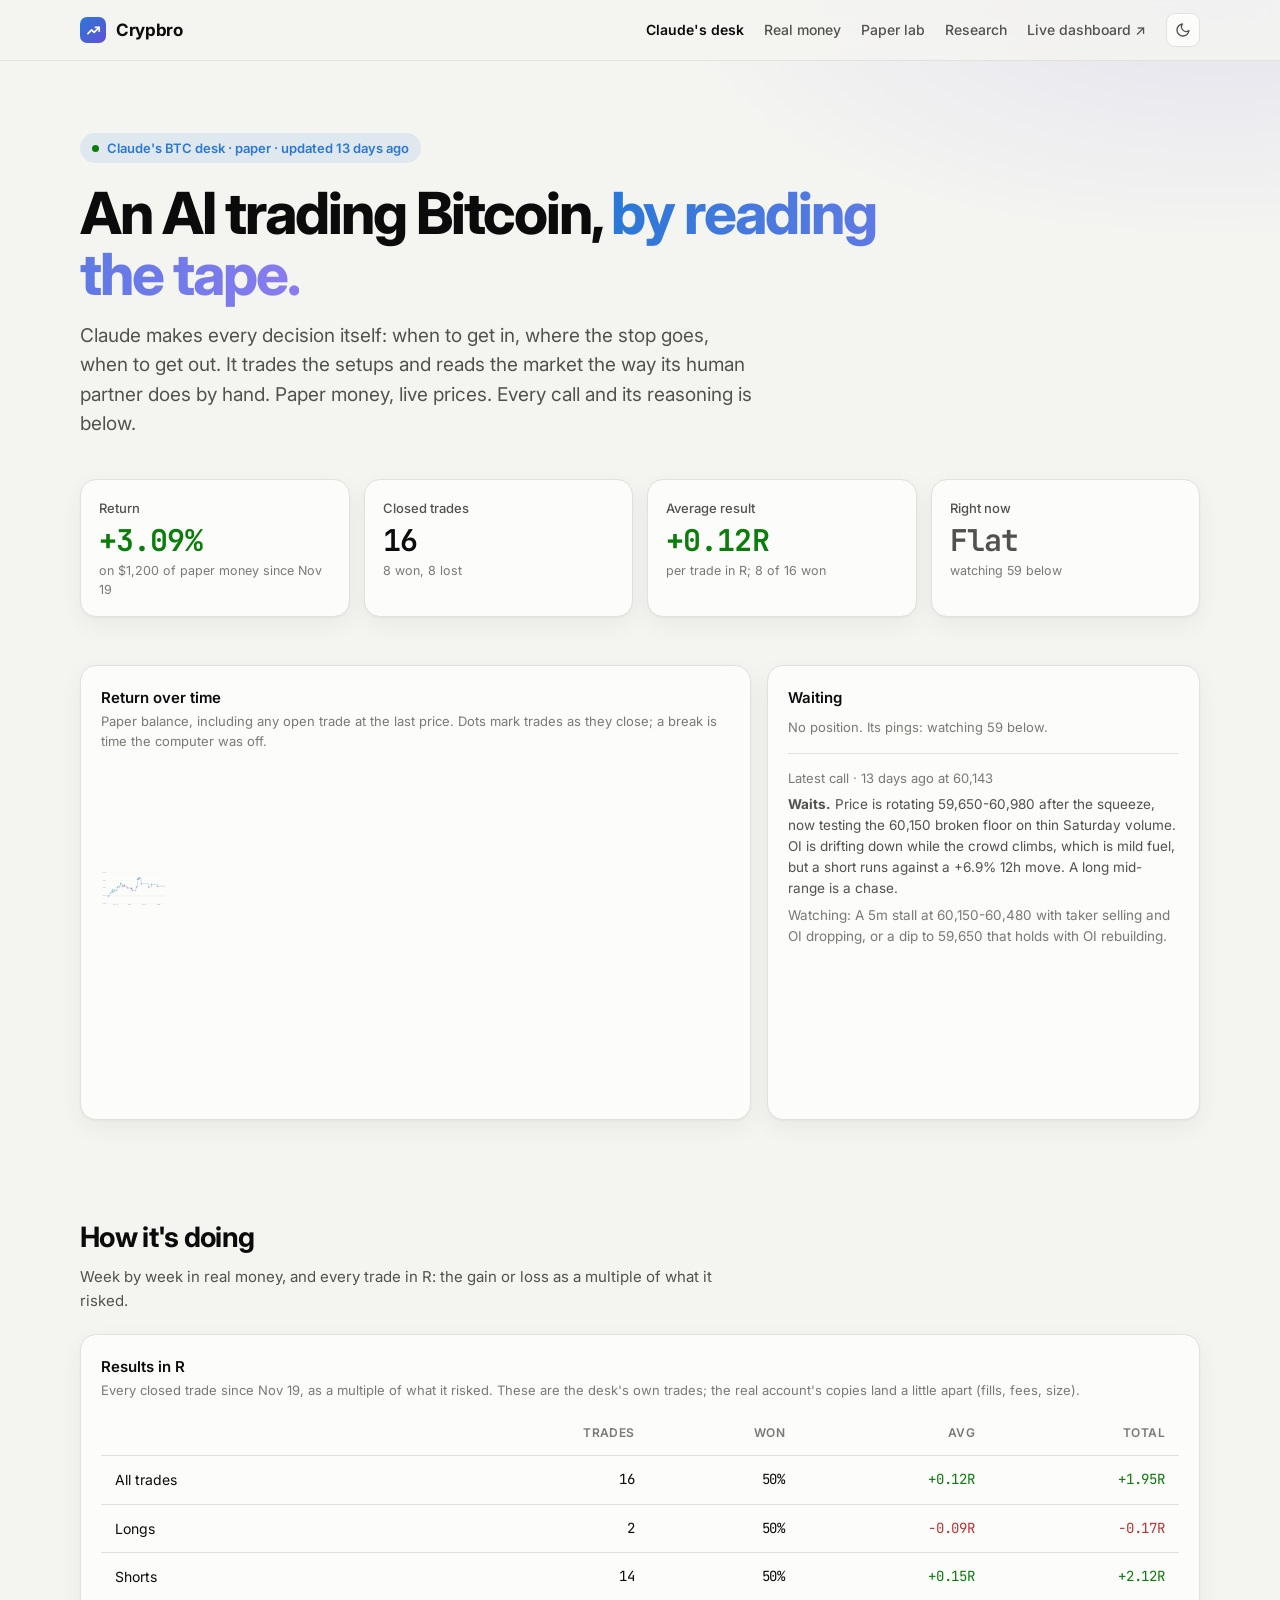
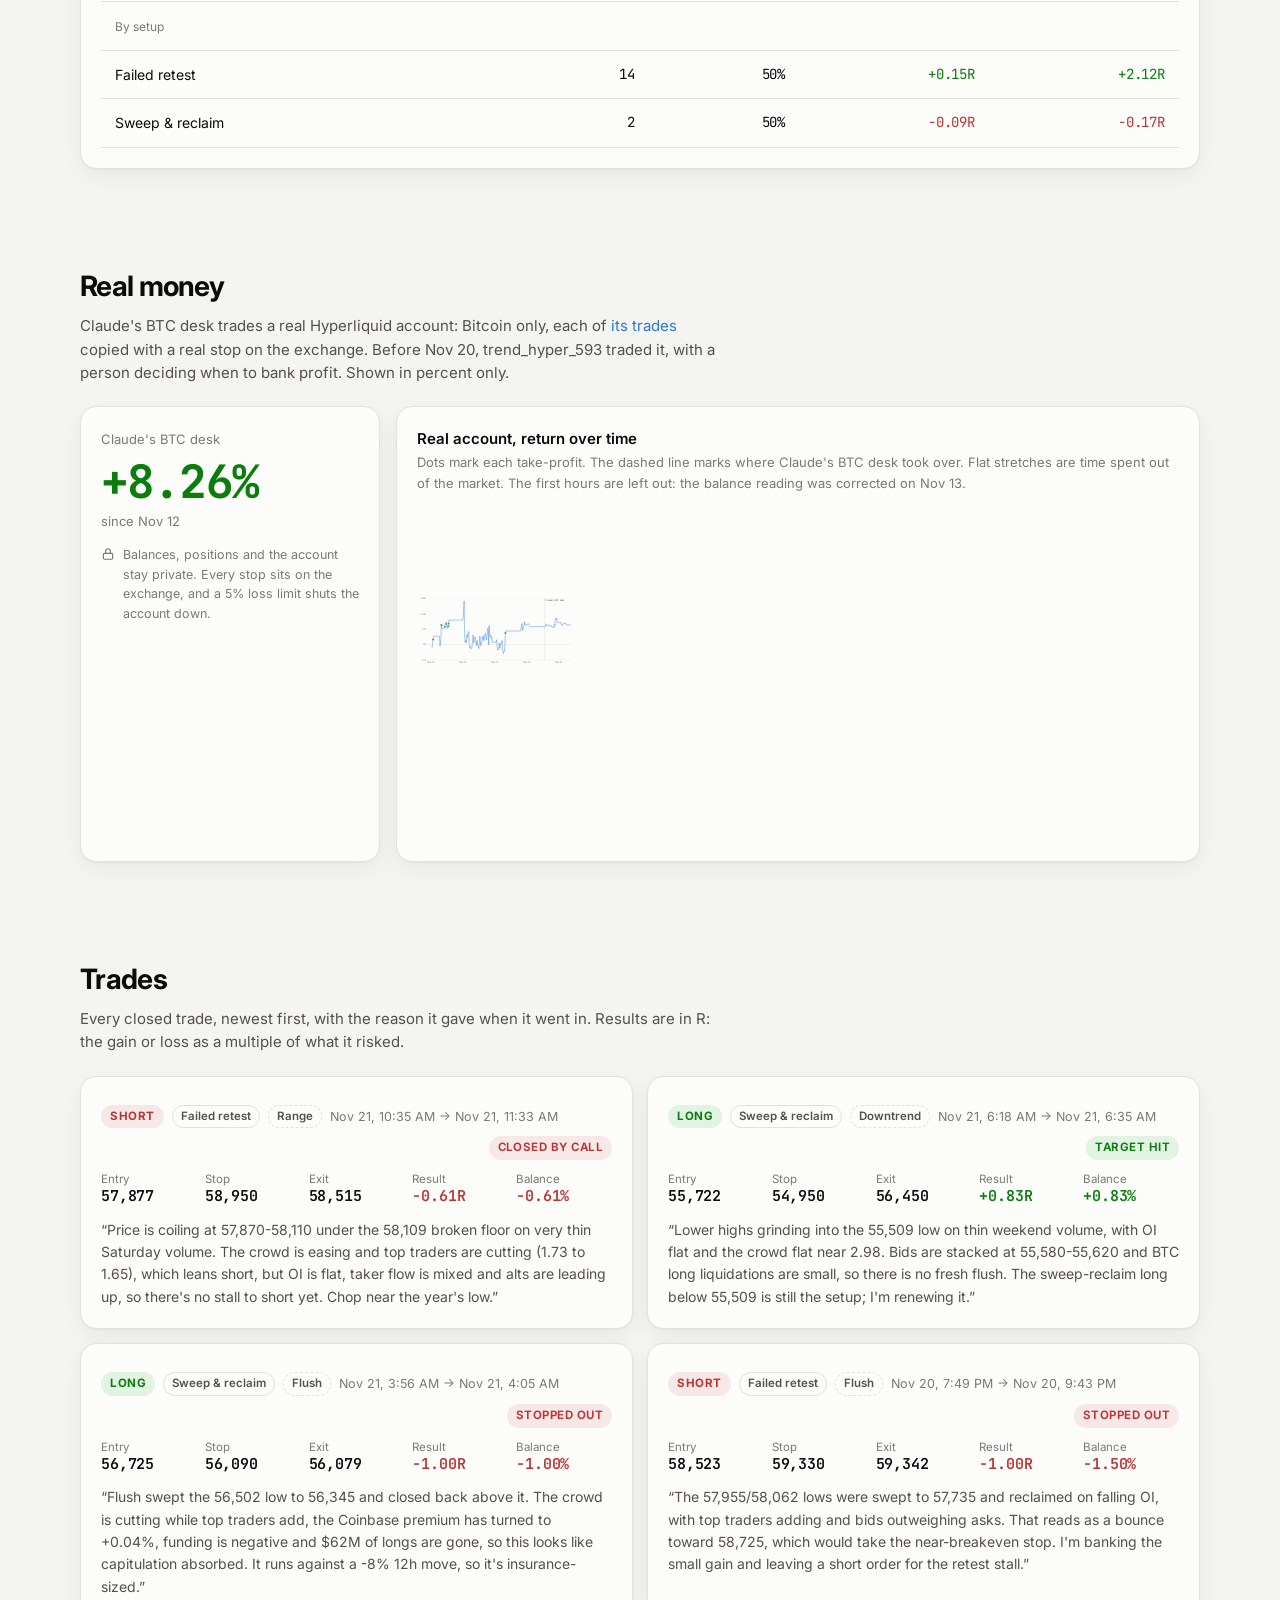
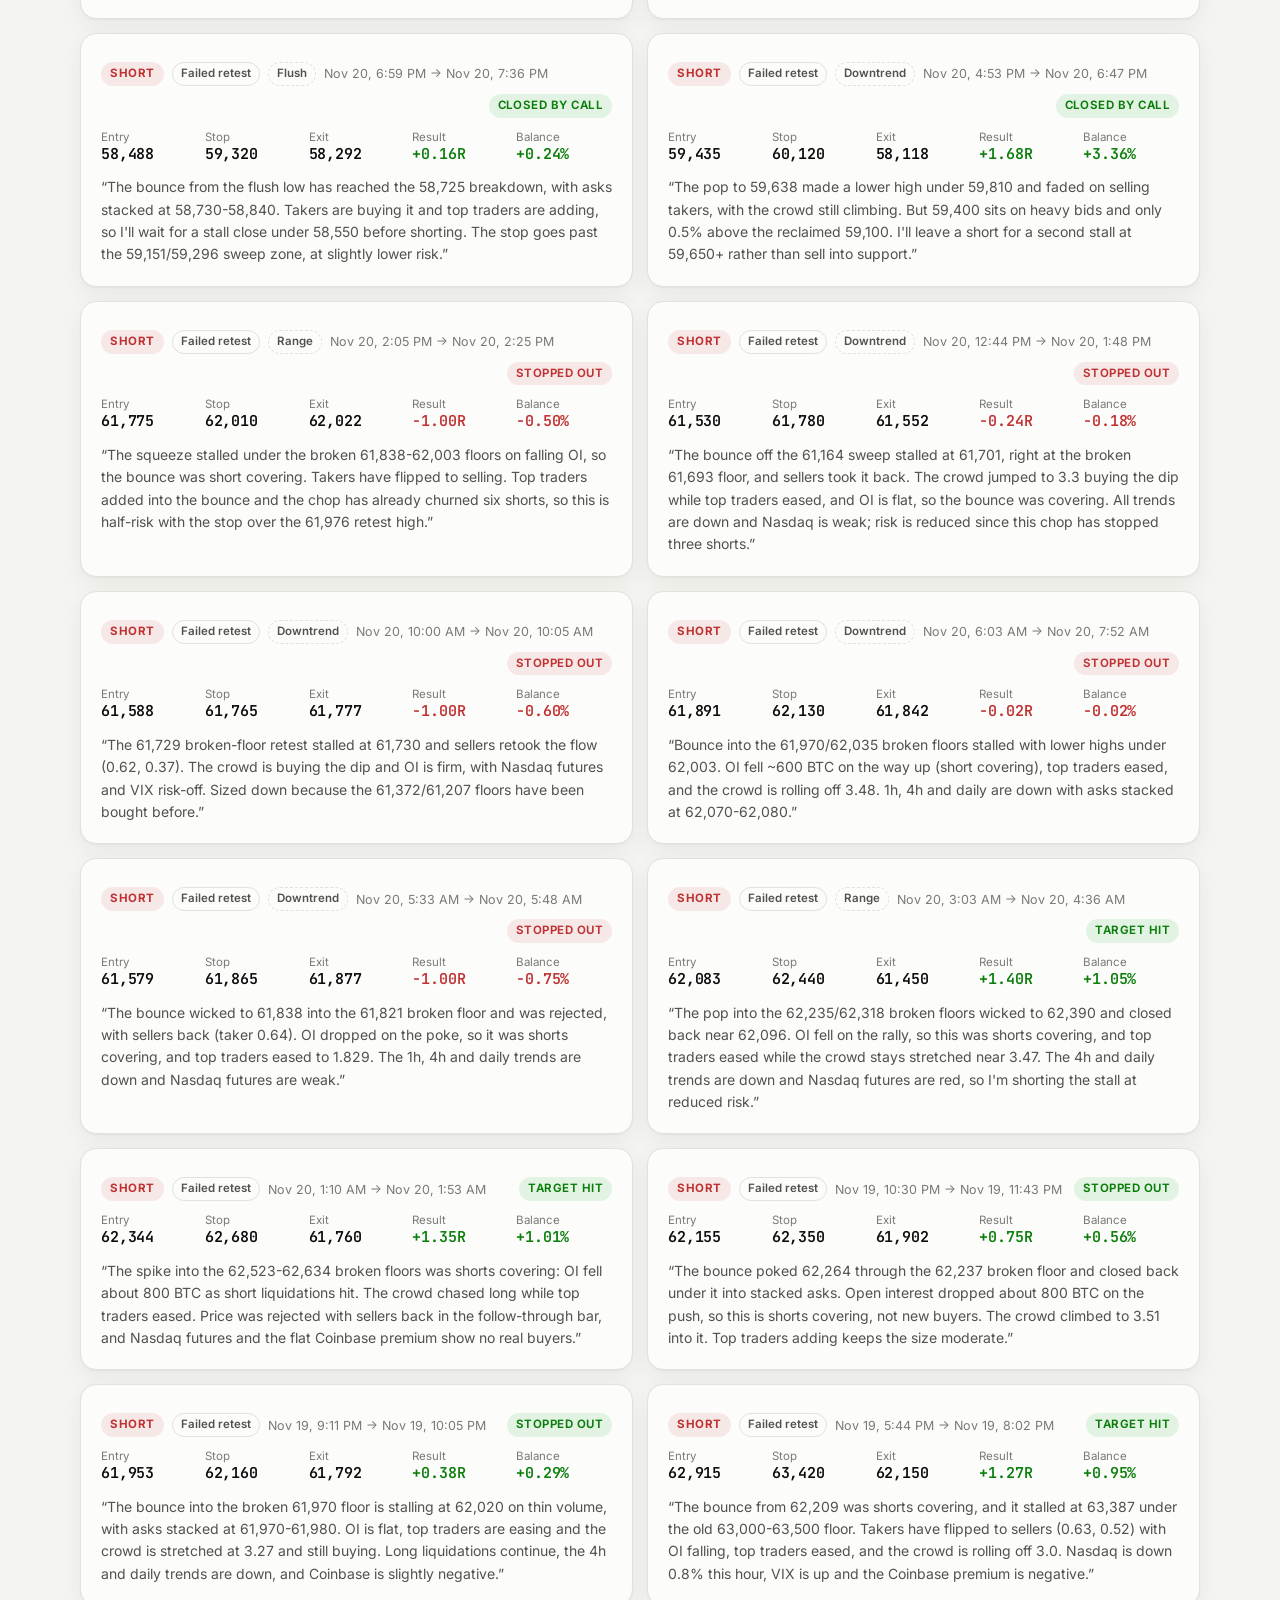
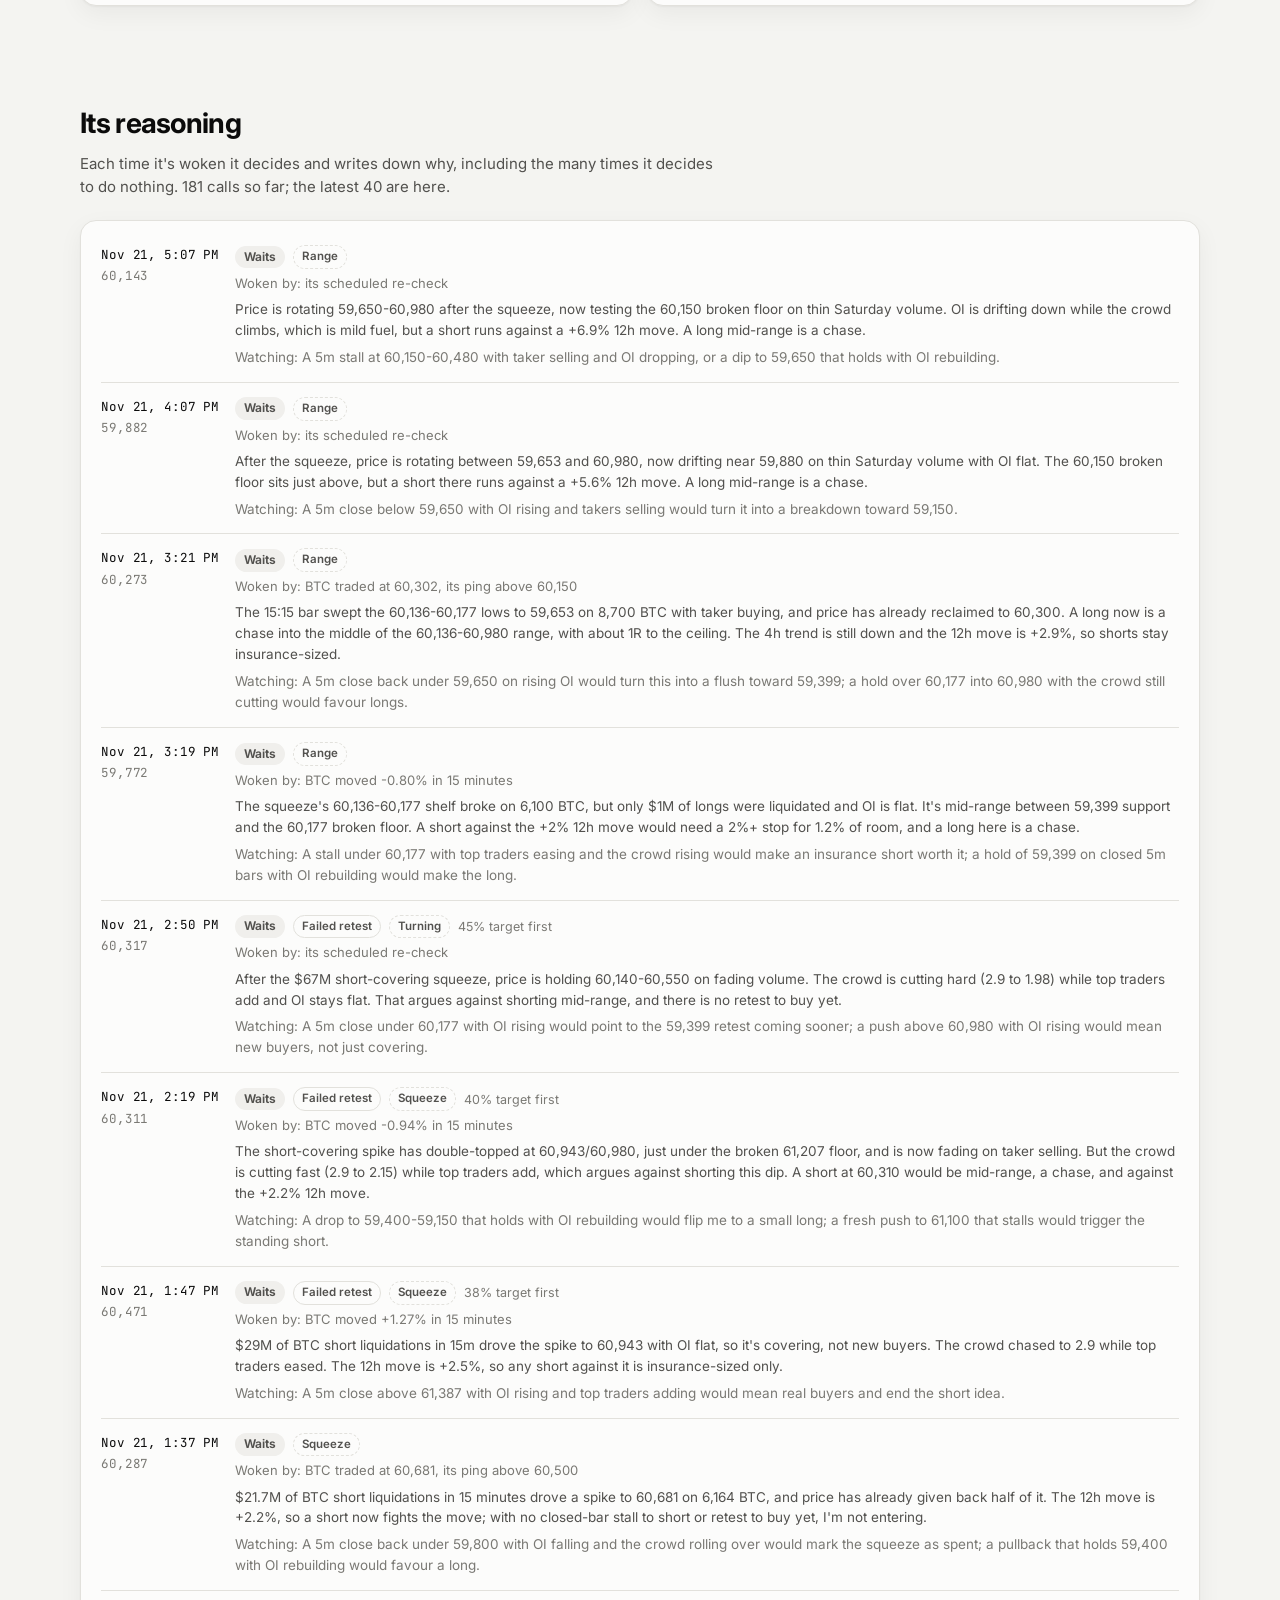
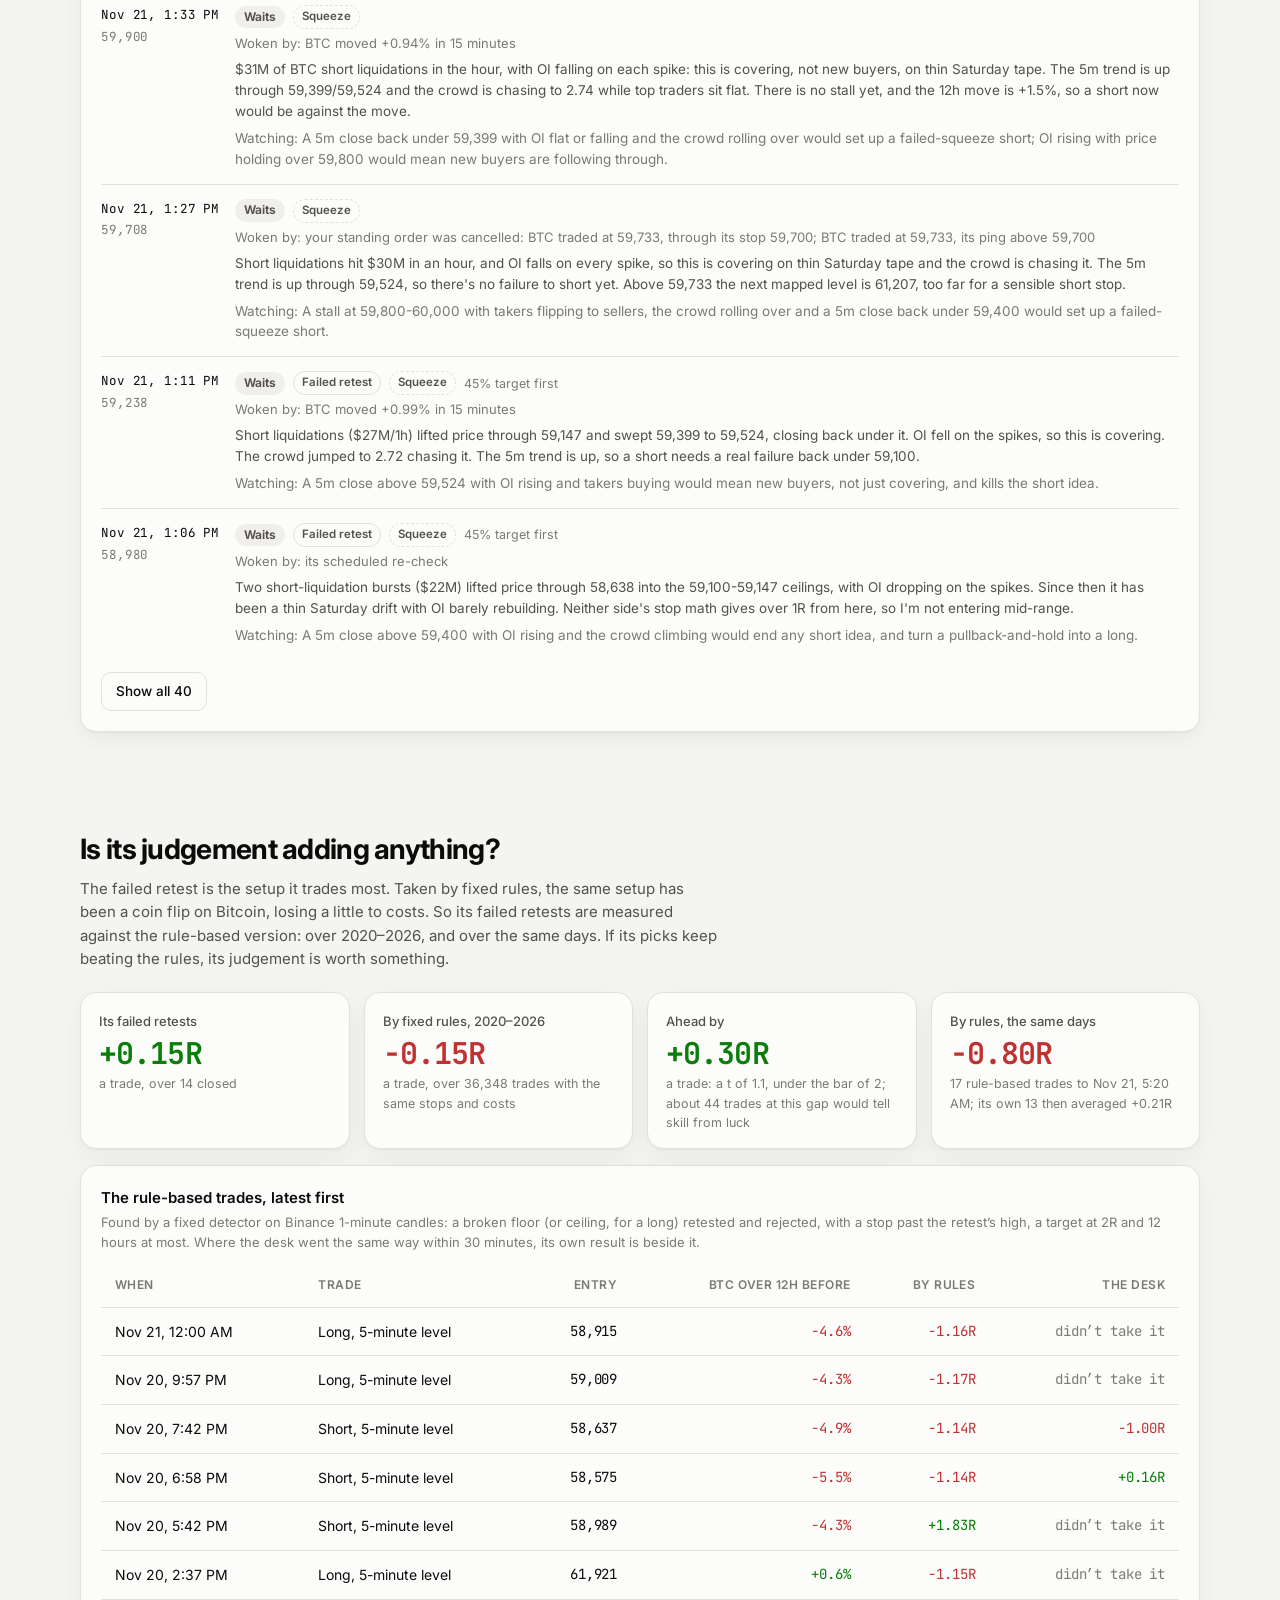
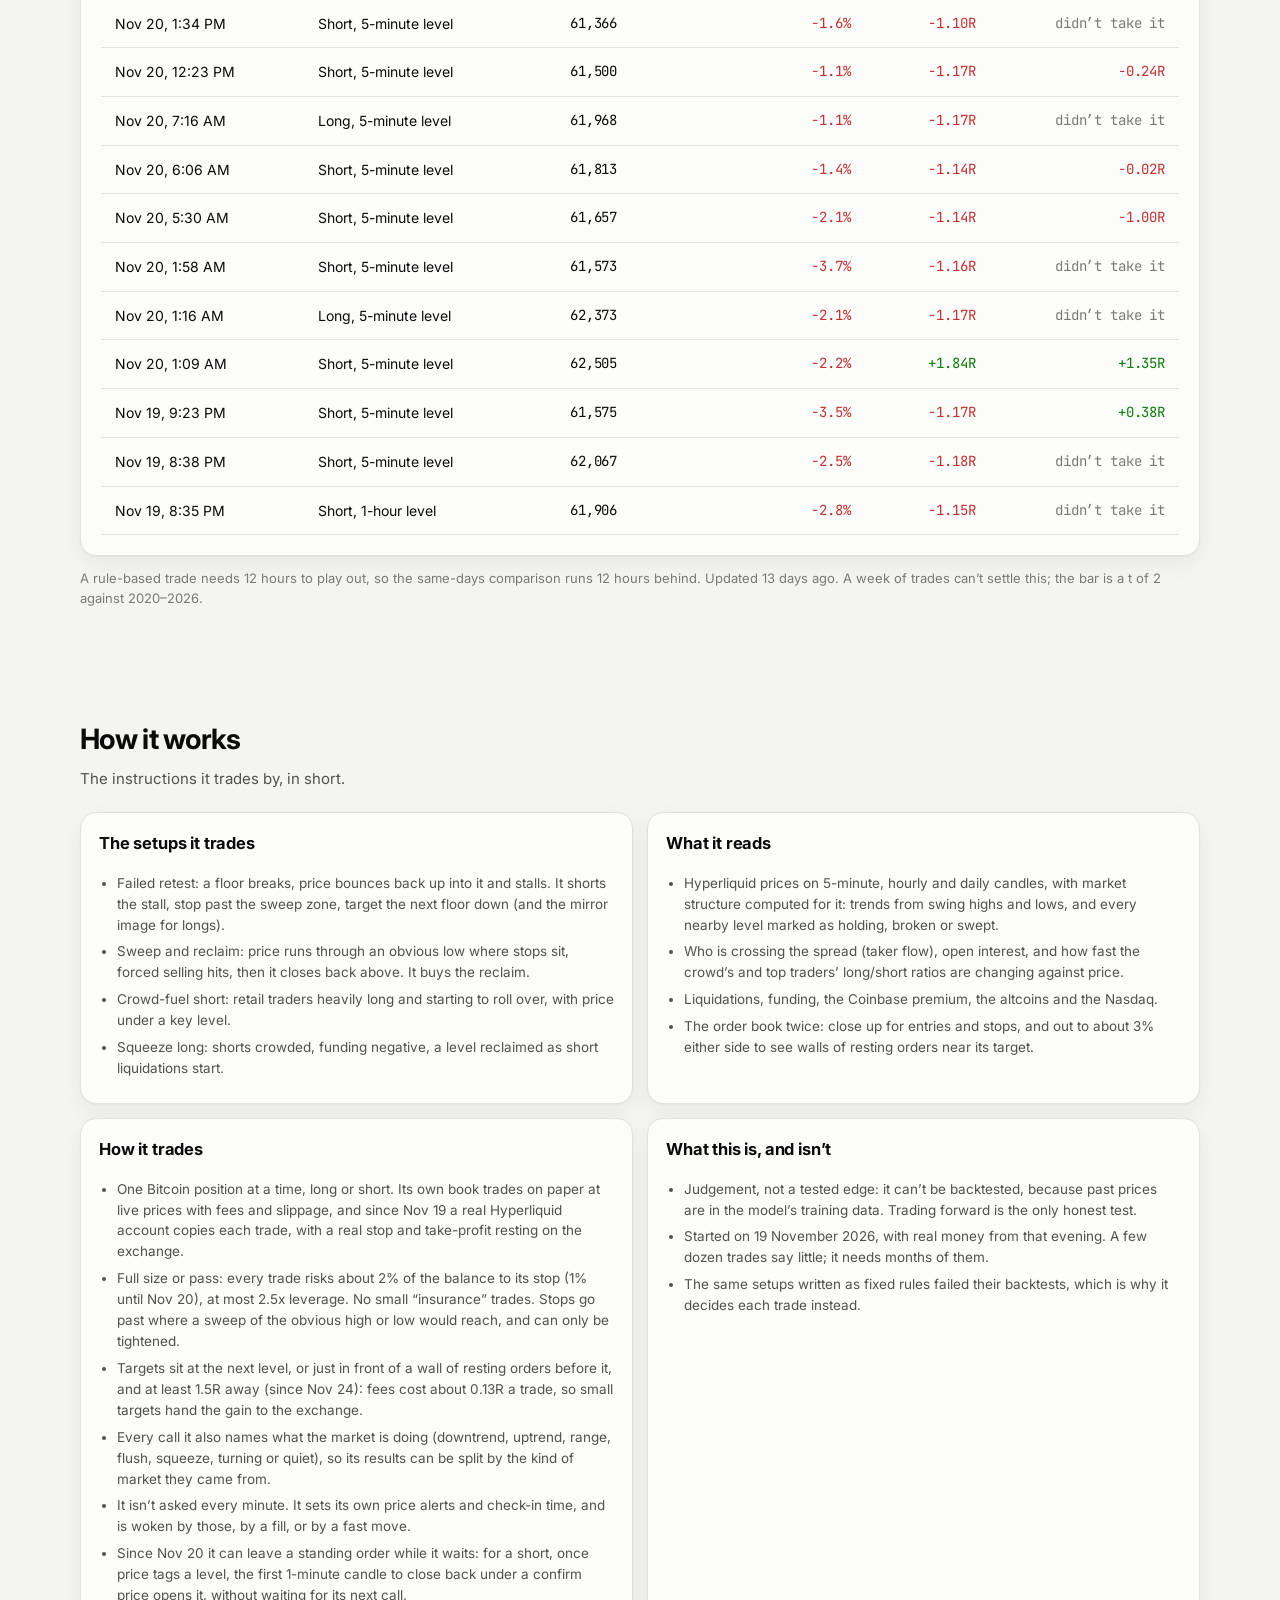
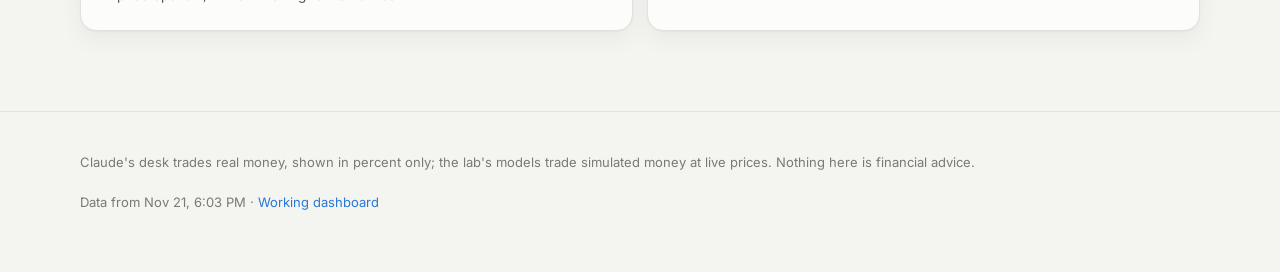
<file: index.html>
<!doctype html>
<html lang="en">
  <head>
    <meta charset="UTF-8" />
    <meta name="viewport" content="width=device-width, initial-scale=1.0" />
    <meta name="description" content="Claude's BTC desk: an AI trading Bitcoin with real money, every call and result in the open. Plus the paper lab and its research." />
    <title>Crypbro · Claude's BTC desk</title>
    <link rel="icon" href="data:image/svg+xml,%3Csvg xmlns='http://www.w3.org/2000/svg' viewBox='0 0 24 24'%3E%3Crect width='24' height='24' rx='6' fill='%232a78d6'/%3E%3Cpolyline points='4 16 9 11 13 14 20 7' fill='none' stroke='white' stroke-width='2.4' stroke-linecap='round' stroke-linejoin='round'/%3E%3C/svg%3E" />
    <link rel="preconnect" href="https://fonts.googleapis.com" />
    <link rel="preconnect" href="https://fonts.gstatic.com" crossorigin />
    <link href="https://fonts.googleapis.com/css2?family=Inter:wght@400;500;600;700;800&family=JetBrains+Mono:wght@400;600&display=swap" rel="stylesheet" />
    <script type="module" crossorigin src="./assets/index-DWwuHaL7.js"></script>
    <link rel="stylesheet" crossorigin href="./assets/index-CMP1JopA.css">
  </head>
  <body>
    <div id="root"></div>
  </body>
</html>
</file>
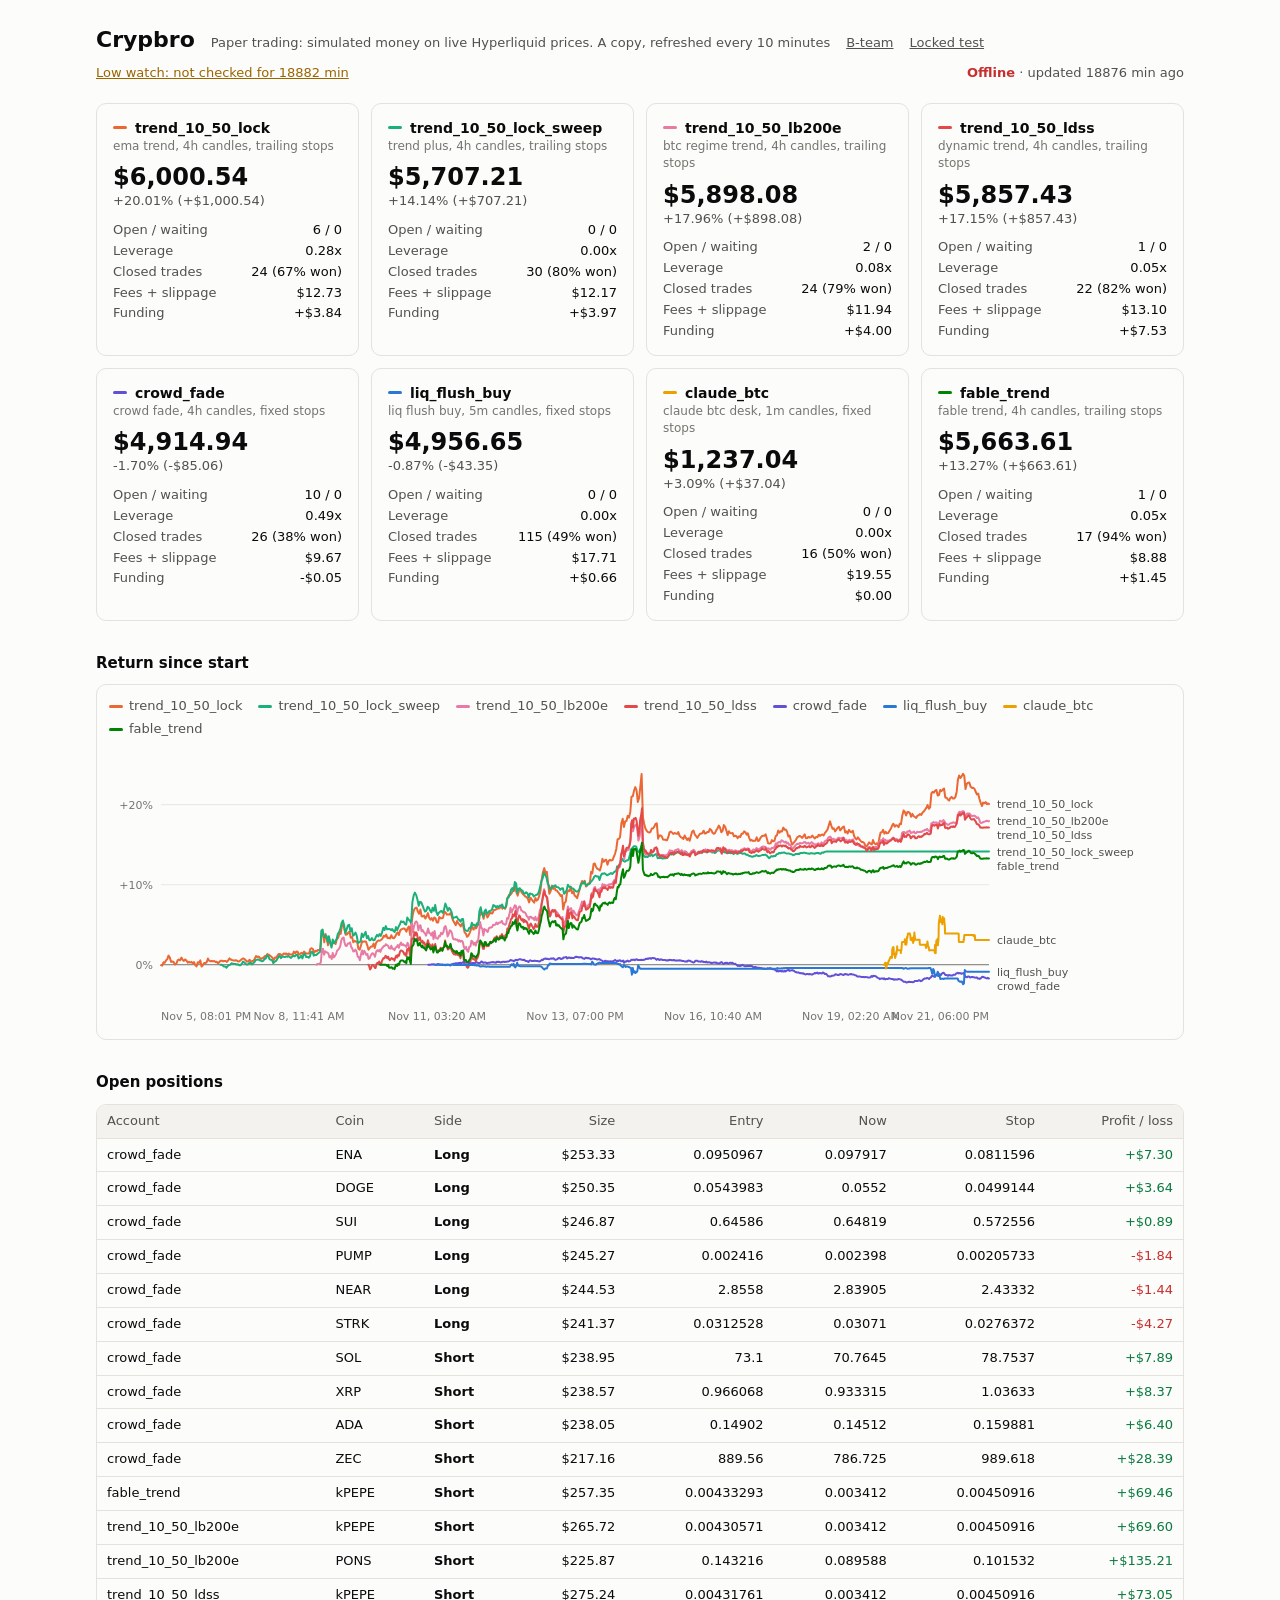
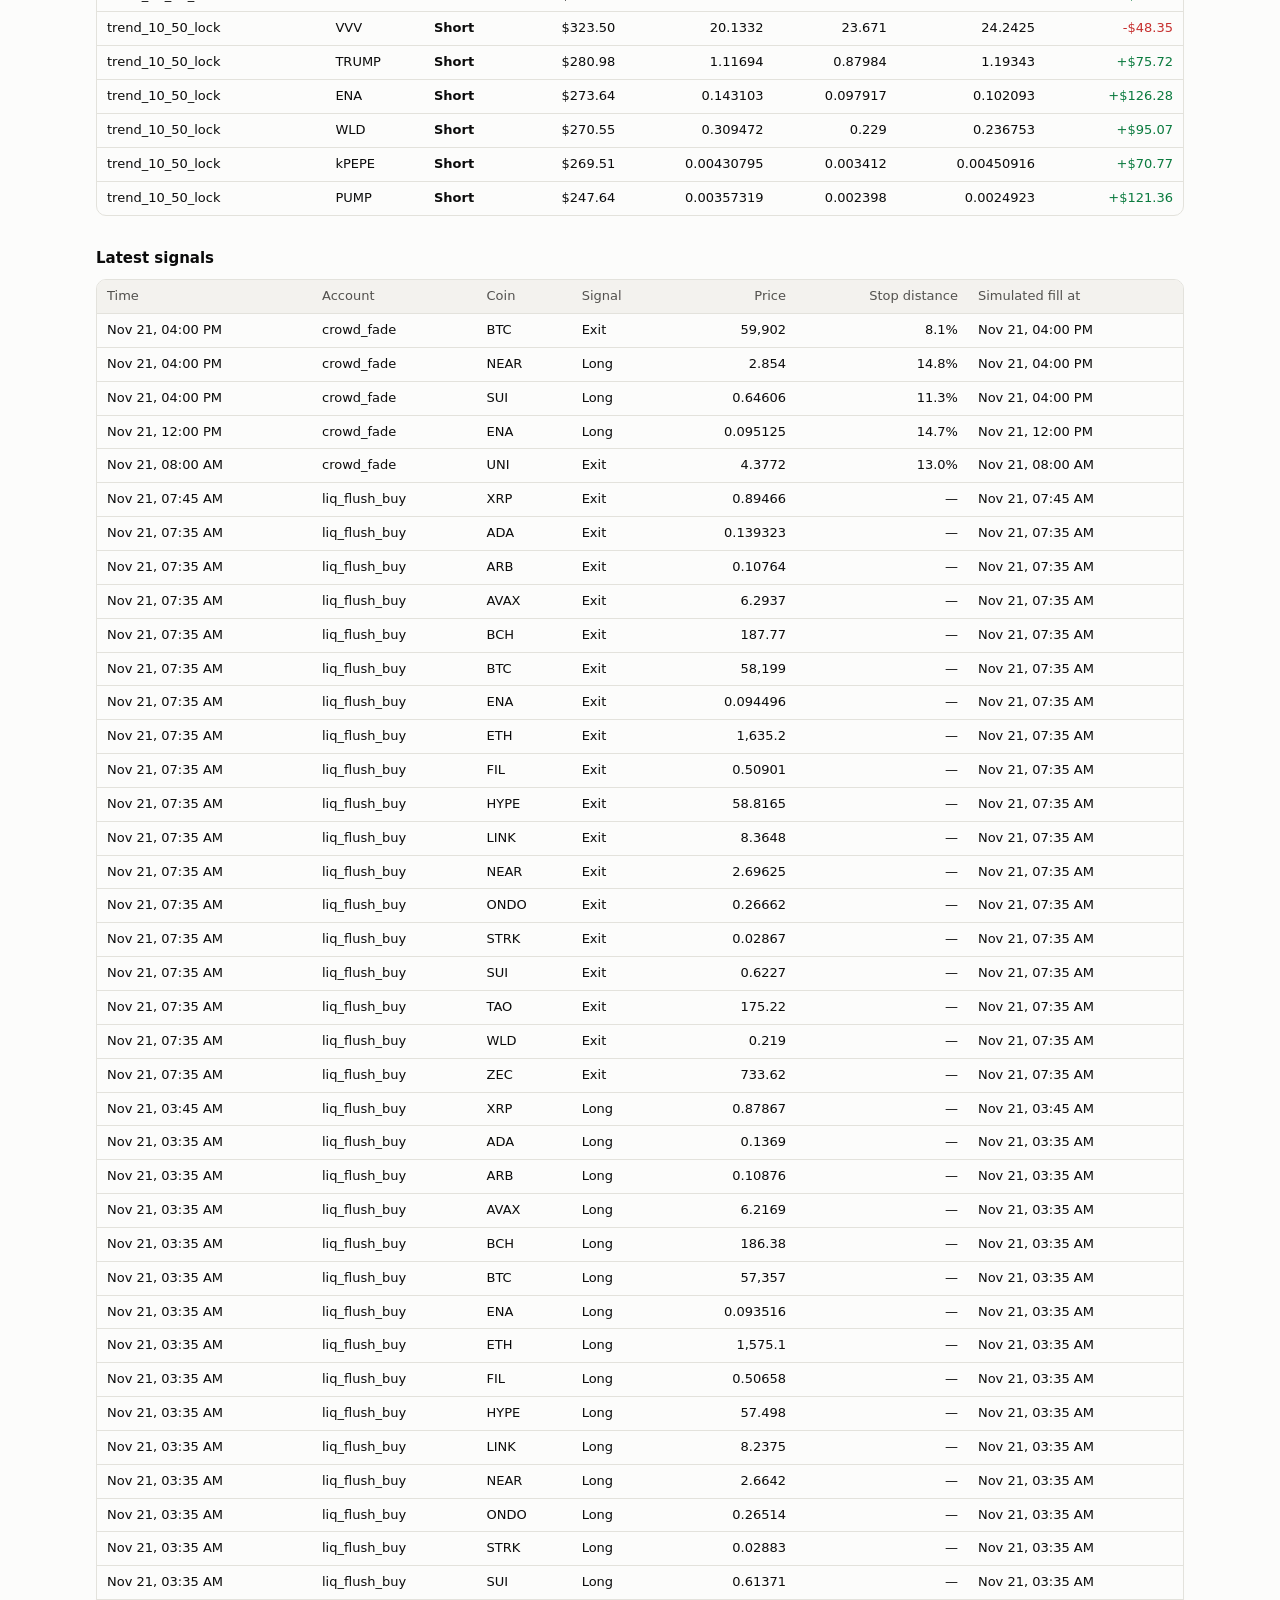
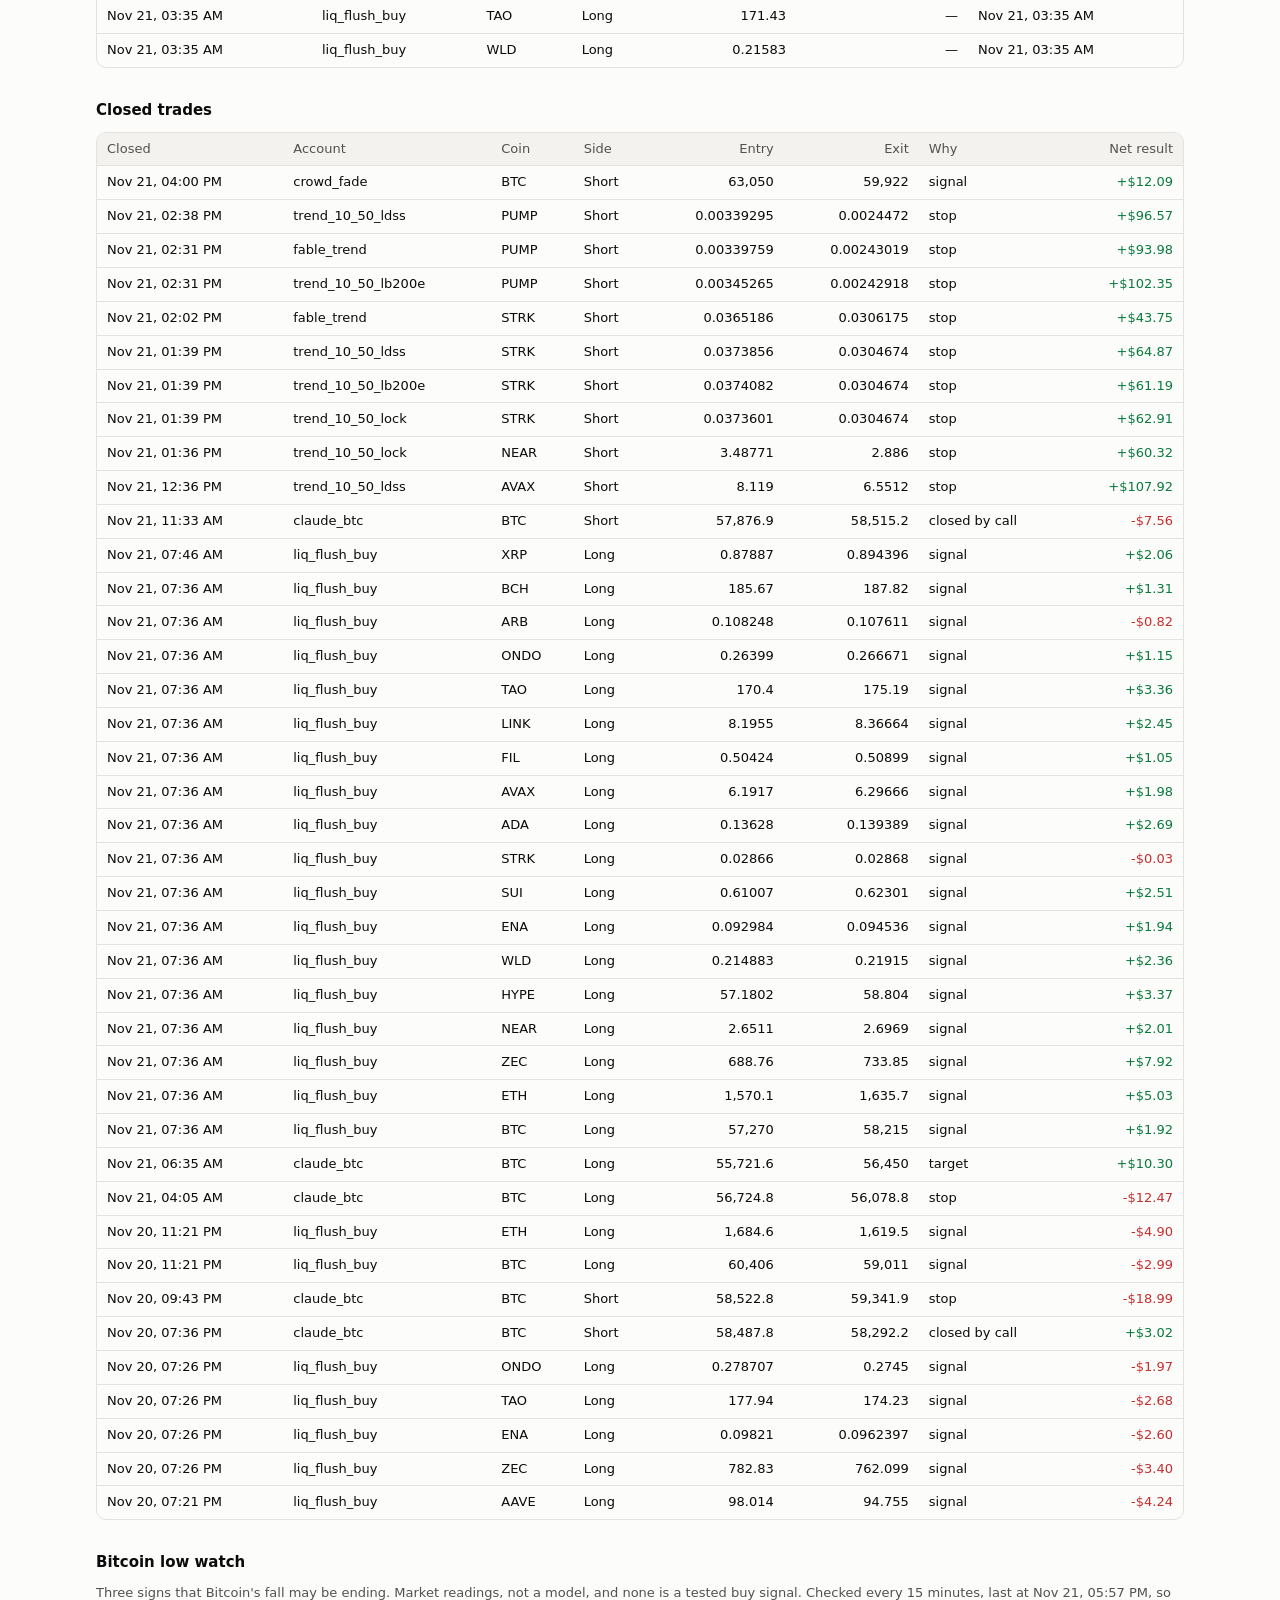
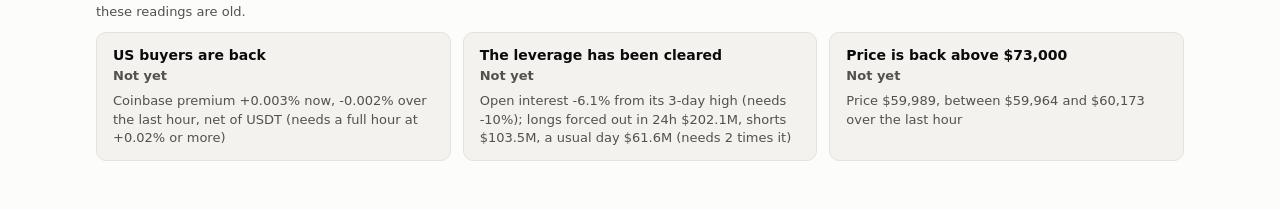
<file: dashboard/index.html>
<!doctype html>
<html lang="en">
<head>
<meta charset="utf-8">
<meta name="viewport" content="width=device-width, initial-scale=1">
<title>Crypbro</title>
<style>
:root {
  color-scheme: light;
  --surface: #fcfcfb; --surface-2: #f3f2ee; --border: #e3e2dc;
  --text: #0b0b0b; --text-2: #52514e; --text-3: #75746f; --grid: #e8e7e1;
  --series-1: #2a78d6; --series-2: #eb6834; --series-3: #1baf7a; --series-4: #eda100; --series-5: #e87ba4;
  --series-6: #008300; --series-7: #6250d6; --series-8: #e34948;
  --good: #0a7a3e; --bad: #c62f2e; --warn: #9a6500;
}
@media (prefers-color-scheme: dark) {
  :root:where(:not([data-theme="light"])) {
    color-scheme: dark;
    --surface: #1a1a19; --surface-2: #242423; --border: #363633;
    --text: #f0efec; --text-2: #c3c2b7; --text-3: #9b9a90; --grid: #30302d;
    --series-1: #3987e5; --series-2: #d95926; --series-3: #199e70; --series-4: #c98500; --series-5: #d55181;
    --series-6: #008300; --series-7: #9085e9; --series-8: #e66767;
    --good: #4cc38a; --bad: #f07a79; --warn: #e0a93a;
  }
}
* { box-sizing: border-box; }
body { margin: 0; background: var(--surface); color: var(--text);
  font: 14px/1.45 system-ui, -apple-system, "Segoe UI", Roboto, sans-serif; font-variant-numeric: tabular-nums; }
main { max-width: 1120px; margin: 0 auto; padding: 24px 16px 48px; }
header { display: flex; flex-wrap: wrap; align-items: baseline; gap: 8px 16px; margin-bottom: 20px; }
h1 { font-size: 22px; margin: 0; }
h2 { font-size: 15px; margin: 32px 0 10px; }
.note { color: var(--text-2); font-size: 13px; }
.status { margin-left: auto; font-size: 13px; color: var(--text-2); }
.status b { font-weight: 600; }
.status .ok { color: var(--good); } .status .warn { color: var(--warn); } .status .bad { color: var(--bad); }
.cards { display: grid; grid-template-columns: repeat(auto-fit, minmax(250px, 1fr)); gap: 12px; }
.card { border: 1px solid var(--border); border-radius: 10px; padding: 14px 16px; background: var(--surface); }
.card h3 { display: flex; align-items: center; gap: 8px; margin: 0; font-size: 14px; font-weight: 600; }
.key { width: 14px; height: 3px; border-radius: 2px; flex: none; }
.card .sub { color: var(--text-3); font-size: 12px; margin-bottom: 8px; }
.headline { display: flex; flex-wrap: wrap; align-items: baseline; column-gap: 6px; }
.big { font-size: 24px; font-weight: 600; line-height: 1.2; }
/* The change and its dollar amount stay together: if they don't fit beside the balance, both move below it. */
.delta { font-size: 13px; color: var(--text-2); white-space: nowrap; }
dl { display: grid; grid-template-columns: 1fr auto; gap: 2px 12px; margin: 10px 0 0; font-size: 13px; }
dt { color: var(--text-2); } dd { margin: 0; text-align: right; }
dd.withdrawn { color: var(--good); font-weight: 700; }
.chart { position: relative; border: 1px solid var(--border); border-radius: 10px; padding: 12px; }
.chart svg { display: block; width: 100%; height: 280px; touch-action: pan-y; }
.legend { display: flex; flex-wrap: wrap; gap: 4px 16px; margin-bottom: 8px; font-size: 13px; color: var(--text-2); }
.legend span { display: inline-flex; align-items: center; gap: 6px; }
.tip { position: absolute; pointer-events: none; background: var(--surface-2); border: 1px solid var(--border);
  border-radius: 8px; padding: 8px 10px; font-size: 12px; white-space: nowrap; display: none; z-index: 2; }
.tip .row { display: flex; align-items: center; gap: 6px; }
.tip .row b { margin-left: auto; padding-left: 12px; font-weight: 600; }
.empty { color: var(--text-2); padding: 40px 8px; text-align: center; }
.table-wrap { overflow-x: auto; border: 1px solid var(--border); border-radius: 10px; }
table { width: 100%; border-collapse: collapse; font-size: 13px; }
th { text-align: left; color: var(--text-2); font-weight: 500; background: var(--surface-2); white-space: nowrap; }
th, td { padding: 7px 10px; border-bottom: 1px solid var(--border); }
tr:last-child td { border-bottom: 0; }
td.n, th.n { text-align: right; }
td { white-space: nowrap; }
.pos { color: var(--good); } .neg { color: var(--bad); }
/* The Bitcoin low watch: market readings in a section of their own, tinted so they don't read as paper accounts. */
a.note.on { color: var(--good); font-weight: 600; } a.note.stale { color: var(--warn); }
.signs { display: grid; grid-template-columns: repeat(auto-fit, minmax(250px, 1fr)); gap: 12px; margin-top: 10px; }
.sign { border: 1px solid var(--border); border-radius: 10px; padding: 12px 16px; background: var(--surface-2); }
.sign h3 { margin: 0; font-size: 14px; font-weight: 600; }
.sign .state { font-size: 13px; font-weight: 600; color: var(--text-2); margin: 2px 0 6px; }
.sign .state.pos { color: var(--good); } .sign .state.stale { color: var(--warn); }
.sign .detail { font-size: 13px; color: var(--text-2); }
.long { font-weight: 600; } .short { font-weight: 600; }
</style>
</head>
<body data-static="1">
<main>
  <header>
    <h1 id="page-title">Crypbro</h1>
    <span class="note">Paper trading: simulated money on live Hyperliquid prices</span>
    <a class="note" id="team-link" href="/b-team">B-team</a>
    <a class="note" id="locked-link" href="/locked">Locked test</a>
    <a class="note" id="watch-link" href="#low-watch">Low watch</a>
    <span class="status" id="status" role="status">Loading…</span>
  </header>
  <section class="cards" id="cards" aria-label="Paper accounts"></section>

  <h2>Return since start</h2>
  <div class="chart" id="chart">
    <div class="legend" id="legend"></div>
    <svg id="plot" role="img" aria-label="Return of each paper account over time"></svg>
    <div class="tip" id="tip"></div>
  </div>

  <h2>Open positions</h2>
  <div class="table-wrap"><table id="positions"></table></div>
  <h2>Latest signals</h2>
  <div class="table-wrap"><table id="signals"></table></div>
  <h2>Closed trades</h2>
  <div class="table-wrap"><table id="trades"></table></div>

  <h2 id="low-watch">Bitcoin low watch</h2>
  <div class="note" id="watch-note">Three signs that Bitcoin's fall may be ending. Market readings, not a model.</div>
  <section class="signs" id="signs" aria-label="Signs that Bitcoin's fall may be ending"></section>
</main>
<script>
// The published copy on GitHub Pages reads saved files, which are refreshed every 10 minutes.
const STATIC = document.body.dataset.static === "1";
const IS_B_TEAM = STATIC ? location.pathname.includes("/b-team") : location.pathname.startsWith("/b-team");
const teamLink = document.getElementById("team-link");
if (!STATIC) {
  // The real-money page exists on this computer only, so the published copy never links to it.
  document.getElementById("locked-link").after(" ", el("a", {class: "note", href: "/live"}, "Real money"));
}
if (STATIC) {
  teamLink.href = "b-team/";
  document.getElementById("locked-link").href = IS_B_TEAM ? "../locked/" : "locked/";
  document.querySelector("header .note").textContent = "Paper trading: simulated money on live Hyperliquid prices. A copy, refreshed every 10 minutes";
}
if (IS_B_TEAM) {
  document.title = "Crypbro B-team";
  document.getElementById("page-title").textContent = "Crypbro B-team";
  teamLink.textContent = "A-team";
  teamLink.href = STATIC ? "../" : "/";
}

const SERIES = ["var(--series-1)", "var(--series-2)", "var(--series-3)", "var(--series-4)", "var(--series-5)", "var(--series-6)", "var(--series-7)", "var(--series-8)"];
// Only eight colours are validated, so accounts beyond them are patterned lines in the text colour.
const EXTRA_LINES = [{dash: "6 4", label: "dashed"}, {dash: "1 5", label: "dotted"}];
const seriesColor = i => SERIES[i] || "var(--text)";
const seriesDash = i => i < SERIES.length ? "none" : EXTRA_LINES[i - SERIES.length].dash;
const seriesNote = i => i < SERIES.length ? "" : ` (${EXTRA_LINES[i - SERIES.length].label})`;
const $ = id => document.getElementById(id);
const usd = v => (v < 0 ? "-$" : "$") + Math.abs(v).toLocaleString(undefined, {minimumFractionDigits: 2, maximumFractionDigits: 2});
const signedUsd = v => (v > 0 ? "+" : "") + usd(v);
const pct = v => (v > 0 ? "+" : "") + v.toFixed(2) + "%";
const px = v => v == null ? "—" : v.toLocaleString(undefined, {maximumSignificantDigits: 6});
const when = ms => new Date(ms).toLocaleString(undefined, {month: "short", day: "numeric", hour: "2-digit", minute: "2-digit"});
const sideText = t => t > 0 ? "Long" : t < 0 ? "Short" : "Exit";
const tone = v => v > 0 ? "pos" : v < 0 ? "neg" : "";

function el(tag, attrs = {}, ...children) {
  const node = document.createElement(tag);
  for (const [k, v] of Object.entries(attrs)) k === "class" ? node.className = v : node.setAttribute(k, v);
  node.append(...children);
  return node;
}

function renderStatus(hb) {
  const box = $("status");
  box.replaceChildren();
  if (!hb) { box.textContent = "Waiting for the first update"; return; }
  const age = (Date.now() - hb.time_ms) / 60000;
  const state = age > (STATIC ? 25 : 5) ? ["bad", "Offline"] : hb.status !== "ok" ? ["warn", "Having trouble"] : ["ok", "Running"];
  box.append(el("b", {class: state[0]}, state[1]), ` · updated ${Math.max(0, Math.round(age))} min ago`);
  if (hb.status !== "ok" && hb.message) box.append(` · ${hb.message}`);
}

function renderCards(accounts) {
  $("cards").replaceChildren(...accounts.map(a => {
    const change = a.equity - a.initial_equity;
    const list = el("dl");
    const add = (k, v, cls) => list.append(el("dt", {}, k), el("dd", cls ? {class: cls} : {}, v));
    add("Open / waiting", `${a.open_positions} / ${a.pending}`);
    add("Leverage", a.gross_leverage.toFixed(2) + "x");
    add("Closed trades", a.closed_trades ? `${a.closed_trades} (${Math.round(a.wins / a.closed_trades * 100)}% won)` : "0");
    add("Fees + slippage", usd(a.fees + a.slippage));
    add("Funding", signedUsd(a.funding));
    if (a.withdrawn) add("Withdrawn gain", `${usd(a.withdrawn)} (${pct(a.withdrawn / a.initial_equity * 100)})`, "withdrawn");
    return el("article", {class: "card"},
      el("h3", {}, el("span", {class: "key", style: `background:${seriesColor(a.series)}`}), a.name),
      el("div", {class: "sub"}, `${a.strategy.replaceAll("_", " ")}, ${a.timeframe} candles, ${a.trailing ? "trailing" : "fixed"} stops${a.ruined ? " · account wiped out" : ""}`),
      el("div", {class: "headline"},
        el("span", {class: "big"}, usd(a.equity)),
        el("span", {class: "delta"}, `${pct(change / a.initial_equity * 100)} (${signedUsd(change)})`)),
      list);
  }));
}

let chartData = null;
function renderChart(accounts, curves) {
  $("legend").replaceChildren(...accounts.map(a =>
    el("span", {}, el("span", {class: "key", style: `background:${seriesColor(a.series)}`}), a.name + seriesNote(a.series))));
  chartData = accounts.map(a => ({
    name: a.name, color: seriesColor(a.series), dash: seriesDash(a.series),
    points: (curves[a.name] || []).map(p => ({t: p.time_ms, r: (p.equity / (a.chart_base || a.initial_equity) - 1) * 100})),
  }));
  drawChart();
}

const SVG = "http://www.w3.org/2000/svg";
function svgEl(tag, attrs, text) {
  const node = document.createElementNS(SVG, tag);
  for (const [k, v] of Object.entries(attrs)) node.setAttribute(k, v);
  if (text != null) node.textContent = text;
  return node;
}

function niceTicks(lo, hi, count) {
  const raw = (hi - lo) / count, mag = 10 ** Math.floor(Math.log10(raw));
  const step = [1, 2, 2.5, 5, 10].map(m => m * mag).find(s => s >= raw);
  const ticks = [];
  for (let v = Math.ceil(lo / step) * step; v <= hi + step / 1e6; v += step) ticks.push(+v.toFixed(6));
  return ticks;
}

function drawChart() {
  const svg = $("plot"), tip = $("tip");
  svg.replaceChildren();
  tip.style.display = "none";
  const all = chartData ? chartData.flatMap(s => s.points) : [];
  const box = svg.getBoundingClientRect();
  const W = box.width, H = box.height;
  svg.setAttribute("viewBox", `0 0 ${W} ${H}`);
  // A line needs two readings at different times, in at least one account.
  if (!chartData || !chartData.some(s => s.points.length >= 2)) {
    svg.append(svgEl("text", {x: W / 2, y: H / 2, "text-anchor": "middle", fill: "var(--text-2)", "font-size": 13},
      "The chart fills in as readings arrive, every 5 minutes"));
    return;
  }
  // Wide screens get a name at the end of each line, so lines aren't identified by colour alone.
  const directLabels = W >= 560;
  const m = {l: 52, r: directLabels ? 182 : 16, t: 10, b: 26};
  const tMin = Math.min(...all.map(p => p.t)), tMax = Math.max(...all.map(p => p.t));
  let lo = Math.min(0, ...all.map(p => p.r)), hi = Math.max(0, ...all.map(p => p.r));
  const span = Math.max(hi - lo, 0.2);
  lo -= span * 0.08; hi += span * 0.08;
  const x = t => m.l + (t - tMin) / Math.max(tMax - tMin, 1) * (W - m.l - m.r);
  const y = r => m.t + (hi - r) / (hi - lo) * (H - m.t - m.b);

  for (const v of niceTicks(lo, hi, 5)) {
    svg.append(svgEl("line", {x1: m.l, x2: W - m.r, y1: y(v), y2: y(v), stroke: v === 0 ? "var(--text-3)" : "var(--grid)", "stroke-width": 1}));
    svg.append(svgEl("text", {x: m.l - 8, y: y(v) + 4, "text-anchor": "end", fill: "var(--text-3)", "font-size": 11}, (v > 0 ? "+" : "") + v + "%"));
  }
  const xCount = Math.max(1, Math.min(tMax - tMin < 1800000 ? 1 : 6, Math.floor((W - m.l - m.r) / 130)));
  for (let i = 0; i <= xCount; i++) {
    const t = tMin + (tMax - tMin) * i / xCount;
    svg.append(svgEl("text", {x: x(t), y: H - 7, "text-anchor": i === 0 ? "start" : i === xCount ? "end" : "middle", fill: "var(--text-3)", "font-size": 11}, when(t)));
  }
  for (const s of chartData) {
    if (s.points.length < 2) continue;
    const d = s.points.map((p, i) => `${i ? "L" : "M"}${x(p.t).toFixed(1)} ${y(p.r).toFixed(1)}`).join("");
    svg.append(svgEl("path", {d, fill: "none", stroke: s.color, "stroke-dasharray": s.dash, "stroke-width": 2, "stroke-linejoin": "round", "stroke-linecap": "round"}));
  }
  if (directLabels) {
    const labels = chartData.filter(s => s.points.length >= 2)
      .map(s => ({name: s.name, y: y(s.points[s.points.length - 1].r)}))
      .sort((a, b) => a.y - b.y);
    // Nudge labels apart when lines finish close together, then keep them on the plot.
    labels.forEach((l, i) => { if (i && l.y - labels[i - 1].y < 14) l.y = labels[i - 1].y + 14; });
    const overflow = labels.length ? labels[labels.length - 1].y - (H - m.b) : 0;
    if (overflow > 0) labels.forEach(l => { l.y -= overflow; });
    for (const l of labels) {
      svg.append(svgEl("text", {x: W - m.r + 8, y: l.y + 4, fill: "var(--text-2)", "font-size": 11}, l.name));
    }
  }
  const cross = svgEl("line", {y1: m.t, y2: H - m.b, stroke: "var(--text-3)", "stroke-width": 1, visibility: "hidden"});
  svg.append(cross);
  const dots = chartData.map(s => {
    const c = svgEl("circle", {r: 4, fill: s.color, stroke: "var(--surface)", "stroke-width": 2, visibility: "hidden"});
    svg.append(c);
    return c;
  });
  const hit = svgEl("rect", {x: m.l, y: m.t, width: W - m.l - m.r, height: H - m.t - m.b, fill: "transparent"});
  svg.append(hit);
  const nearest = (pts, t) => pts.reduce((b, p) => Math.abs(p.t - t) < Math.abs(b.t - t) ? p : b, pts[0]);
  hit.addEventListener("pointermove", e => {
    const rect = svg.getBoundingClientRect();
    const t = tMin + (e.clientX - rect.left - m.l) / (W - m.l - m.r) * (tMax - tMin);
    const found = chartData.map((s, i) => ({s, i, p: s.points.length ? nearest(s.points, t) : null})).filter(r => r.p);
    if (!found.length) return;
    // The time shown is the reading closest to the pointer, from whichever account has one. Accounts with no reading
    // near that time (one that started later or stopped earlier) are left out, rather than pinning the time to their ends.
    const at = found.reduce((b, r) => Math.abs(r.p.t - t) < Math.abs(b.p.t - t) ? r : b).p.t;
    const near = Math.max(15 * 60000, (tMax - tMin) / 200);
    const rows = found.filter(r => Math.abs(r.p.t - at) <= near);
    const tx = x(at);
    cross.setAttribute("x1", tx); cross.setAttribute("x2", tx); cross.setAttribute("visibility", "visible");
    dots.forEach(d => d.setAttribute("visibility", "hidden"));
    for (const {i, p} of rows) {
      dots[i].setAttribute("cx", x(p.t)); dots[i].setAttribute("cy", y(p.r)); dots[i].setAttribute("visibility", "visible");
    }
    tip.replaceChildren(el("div", {style: "color:var(--text-2);margin-bottom:4px"}, when(at)),
      ...rows.map(({s, p}) => el("div", {class: "row"}, el("span", {class: "key", style: `background:${s.color}`}), s.name, el("b", {}, pct(p.r)))));
    tip.style.display = "block";
    const chartBox = $("chart").getBoundingClientRect();
    const left = e.clientX - chartBox.left;
    tip.style.left = (left > chartBox.width / 2 ? left - tip.offsetWidth - 14 : left + 14) + "px";
    tip.style.top = (rect.top - chartBox.top + 16) + "px";
  });
  hit.addEventListener("pointerleave", () => {
    cross.setAttribute("visibility", "hidden");
    dots.forEach(d => d.setAttribute("visibility", "hidden"));
    tip.style.display = "none";
  });
}

// Not a paper account: the three signs come from the market recorders and are checked every 15 minutes.
const WATCH_STALE_MIN = 45;
function renderWatch(w) {
  const link = $("watch-link"), note = $("watch-note"), box = $("signs");
  const about = "Three signs that Bitcoin's fall may be ending. Market readings, not a model, and none is a tested buy signal.";
  if (!w) {
    link.className = "note"; link.textContent = "Low watch";
    note.textContent = about;
    box.replaceChildren(el("div", {class: "empty"}, "Waiting for the first check"));
    return;
  }
  const age = Math.max(0, Math.round((Date.now() - w.checked_ms) / 60000));
  const stale = age > WATCH_STALE_MIN, on = w.signs.filter(s => s.on).length;
  link.className = "note" + (stale ? " stale" : on ? " on" : "");
  link.textContent = stale ? `Low watch: not checked for ${age} min` : `Low watch: ${on} of ${w.signs.length} signs`;
  note.textContent = `${about} Checked every 15 minutes, last at ${when(w.checked_ms)}${stale ? ", so these readings are old" : ""}.`;
  box.replaceChildren(...w.signs.map(s => {
    const state = s.verdict === "blind" ? ["stale", "No fresh readings"] : s.on ? ["pos", `True since ${when(s.since_ms)}`] : ["", "Not yet"];
    return el("article", {class: "sign"},
      el("h3", {}, s.title),
      el("div", {class: `state ${state[0]}`}, state[1]),
      el("div", {class: "detail"}, s.detail.charAt(0).toUpperCase() + s.detail.slice(1)));
  }));
}

function renderTable(id, headers, rows, empty) {
  const table = $(id);
  if (!rows.length) {
    table.replaceChildren(el("tbody", {}, el("tr", {}, el("td", {class: "empty"}, empty))));
    return;
  }
  const head = el("thead", {}, el("tr", {}, ...headers.map(h => el("th", {scope: "col", class: h.n ? "n" : ""}, h.t))));
  const body = el("tbody", {}, ...rows.map(r => el("tr", {}, ...r.map((c, i) => {
    const [text, cls] = Array.isArray(c) ? c : [c, ""];
    return el("td", {class: `${headers[i].n ? "n " : ""}${cls}`}, text);
  }))));
  table.replaceChildren(head, body);
}

function render(d) {
  renderStatus(d.heartbeat);
  renderCards(d.accounts);
  renderChart(d.accounts, d.curves);
  const positions = [...d.positions].sort((a, b) => a.account.localeCompare(b.account) || b.notional - a.notional);
  renderTable("positions",
    [{t: "Account"}, {t: "Coin"}, {t: "Side"}, {t: "Size", n: 1}, {t: "Entry", n: 1}, {t: "Now", n: 1}, {t: "Stop", n: 1}, {t: "Profit / loss", n: 1}],
    positions.map(p => [p.account, p.coin, [p.side === "long" ? "Long" : "Short", p.side], usd(p.notional), px(p.entry_px), px(p.mark_px), px(p.stop_px), [signedUsd(p.pnl), tone(p.pnl)]]),
    "No open positions yet");
  renderTable("signals",
    [{t: "Time"}, {t: "Account"}, {t: "Coin"}, {t: "Signal"}, {t: "Price", n: 1}, {t: "Stop distance", n: 1}, {t: "Simulated fill at"}],
    d.signals.map(s => [when(s.time_ms), s.account, s.coin, sideText(s.target), px(s.price), s.stop_pct == null ? "—" : (s.stop_pct * 100).toFixed(1) + "%", when(s.due_ms)]),
    "No signals yet");
  renderTable("trades",
    [{t: "Closed"}, {t: "Account"}, {t: "Coin"}, {t: "Side"}, {t: "Entry", n: 1}, {t: "Exit", n: 1}, {t: "Why"}, {t: "Net result", n: 1}],
    d.trades.map(t => [when(t.exit_time), t.account, t.symbol, t.side === "long" ? "Long" : "Short", px(t.entry_px), px(t.exit_px), t.exit_reason.replaceAll("_", " "), [signedUsd(t.net_pnl), tone(t.net_pnl)]]),
    "No closed trades yet");
  renderWatch(d.low_watch);
}

let pageVersion = null;
async function refresh() {
  try {
    const response = await fetch(STATIC ? `state.json?t=${Date.now()}` : IS_B_TEAM ? "/api/state?team=b" : "/api/state");
    if (!response.ok) throw new Error(response.status);
    const state = await response.json();
    // An open tab keeps running old code, so pick up a newer page when there is one.
    if (pageVersion !== null && state.page_version !== pageVersion) { location.reload(); return; }
    pageVersion = state.page_version;
    render(state);
  } catch {
    const box = $("status");
    box.replaceChildren(el("b", {class: "bad"}, "Dashboard can't read the trader's data"));
  }
}
refresh();
setInterval(refresh, 30000);
let resizeTimer;
addEventListener("resize", () => { clearTimeout(resizeTimer); resizeTimer = setTimeout(drawChart, 150); });
</script>
</body>
</html>
</file>
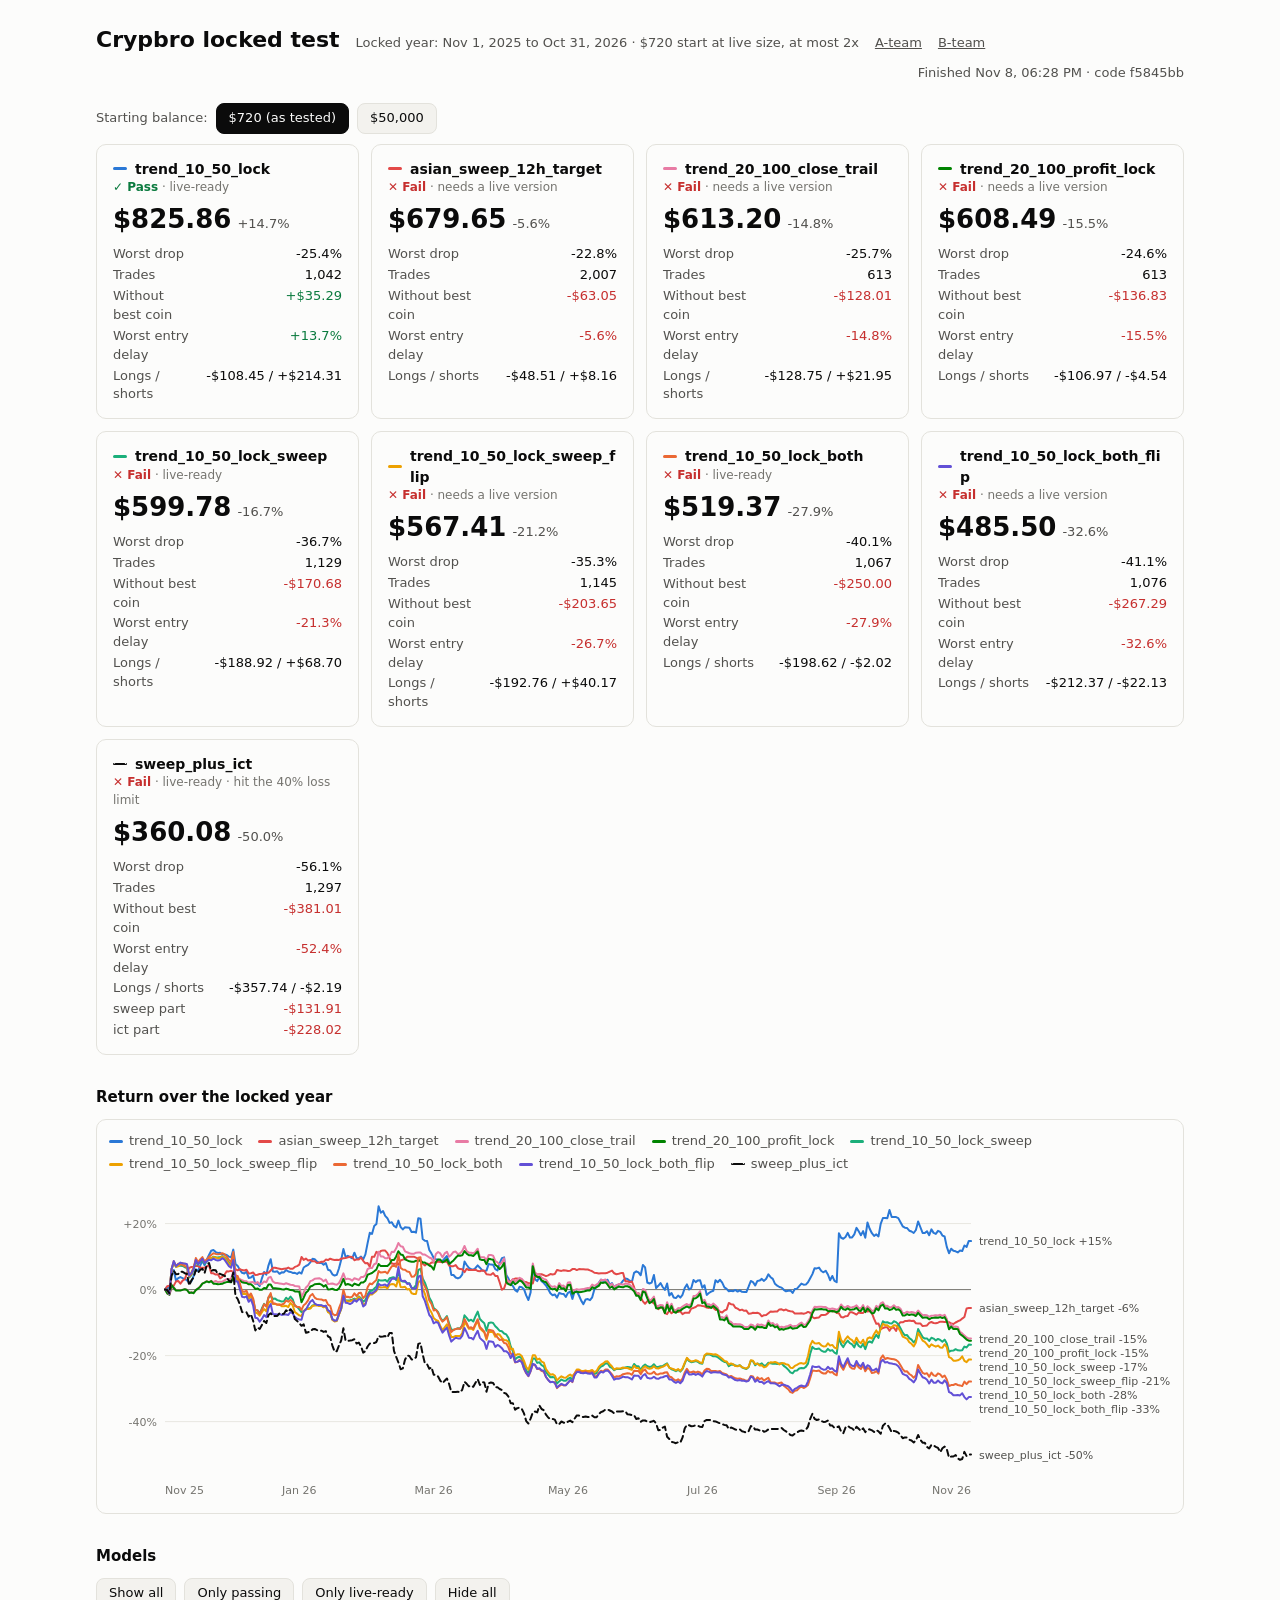
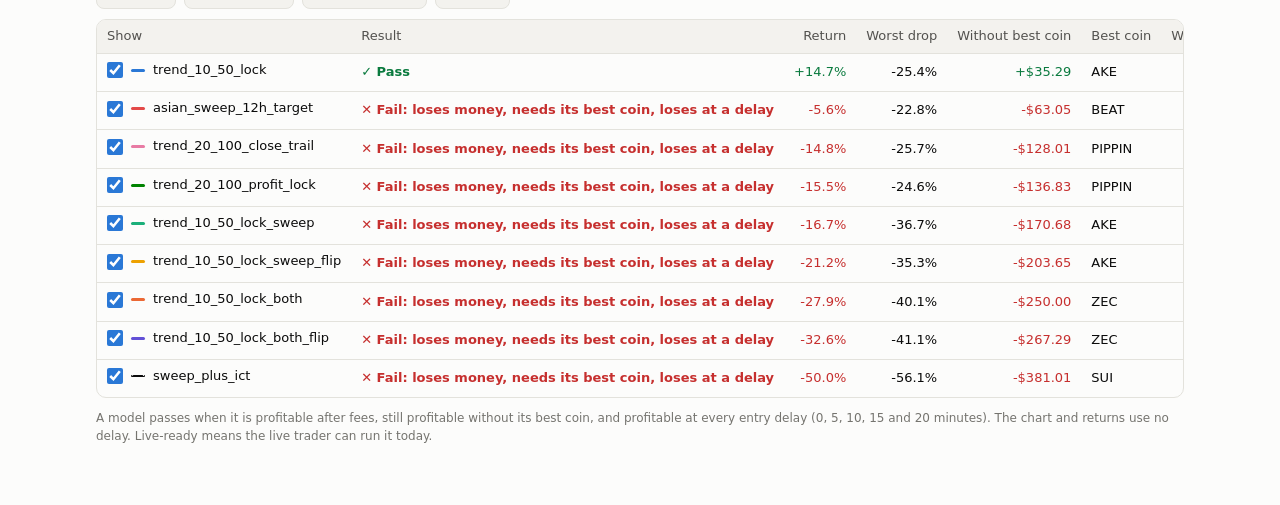
<file: dashboard/locked/index.html>
<!doctype html>
<html lang="en">
<head>
<meta charset="utf-8">
<meta name="viewport" content="width=device-width, initial-scale=1">
<title>Crypbro Locked Test</title>
<style>
:root {
  color-scheme: light;
  --surface: #fcfcfb; --surface-2: #f3f2ee; --border: #e3e2dc;
  --text: #0b0b0b; --text-2: #52514e; --text-3: #75746f; --grid: #e8e7e1;
  --series-1: #2a78d6; --series-2: #eb6834; --series-3: #1baf7a; --series-4: #eda100; --series-5: #e87ba4;
  --series-6: #008300; --series-7: #6250d6; --series-8: #e34948;
  --good: #0a7a3e; --bad: #c62f2e; --warn: #9a6500; --warn-bg: #fbf1dc;
}
@media (prefers-color-scheme: dark) {
  :root:where(:not([data-theme="light"])) {
    color-scheme: dark;
    --surface: #1a1a19; --surface-2: #242423; --border: #363633;
    --text: #f0efec; --text-2: #c3c2b7; --text-3: #9b9a90; --grid: #30302d;
    --series-1: #3987e5; --series-2: #d95926; --series-3: #199e70; --series-4: #c98500; --series-5: #d55181;
    --series-6: #008300; --series-7: #9085e9; --series-8: #e66767;
    --good: #4cc38a; --bad: #f07a79; --warn: #e0a93a; --warn-bg: #2e2617;
  }
}
* { box-sizing: border-box; }
body { margin: 0; background: var(--surface); color: var(--text);
  font: 14px/1.45 system-ui, -apple-system, "Segoe UI", Roboto, sans-serif; font-variant-numeric: tabular-nums; }
main { max-width: 1120px; margin: 0 auto; padding: 24px 16px 48px; }
header { display: flex; flex-wrap: wrap; align-items: baseline; gap: 8px 16px; margin-bottom: 20px; }
h1 { font-size: 22px; margin: 0; }
h2 { font-size: 15px; margin: 32px 0 10px; }
.note { color: var(--text-2); font-size: 13px; }
.status { margin-left: auto; font-size: 13px; color: var(--text-2); }
.banner { border: 1px solid var(--warn); background: var(--warn-bg); color: var(--text); border-radius: 10px;
  padding: 10px 14px; margin-bottom: 16px; font-size: 13px; display: none; }
.banner b { color: var(--warn); }
.cards { display: grid; grid-template-columns: repeat(auto-fit, minmax(250px, 1fr)); gap: 12px; }
.card { border: 1px solid var(--border); border-radius: 10px; padding: 14px 16px; background: var(--surface); }
.card.hidden-model { opacity: 0.55; }
.card h3 { display: flex; align-items: center; gap: 8px; margin: 0; font-size: 14px; font-weight: 600; overflow-wrap: anywhere; }
.key { width: 14px; height: 3px; border-radius: 2px; flex: none; }
.key.dashed { background: none !important; border-top: 2px dashed var(--text); height: 0; }
.card .sub { color: var(--text-3); font-size: 12px; margin-bottom: 8px; }
.big { font-size: 26px; font-weight: 600; line-height: 1.2; }
.delta { font-size: 13px; color: var(--text-2); margin-left: 6px; }
dl { display: grid; grid-template-columns: 1fr auto; gap: 2px 12px; margin: 10px 0 0; font-size: 13px; }
dt { color: var(--text-2); } dd { margin: 0; text-align: right; }
.chart { position: relative; border: 1px solid var(--border); border-radius: 10px; padding: 12px; }
.chart svg { display: block; width: 100%; height: 320px; touch-action: pan-y; }
.legend { display: flex; flex-wrap: wrap; gap: 4px 16px; margin-bottom: 8px; font-size: 13px; color: var(--text-2); min-height: 19px; }
.legend span { display: inline-flex; align-items: center; gap: 6px; }
.tip { position: absolute; pointer-events: none; background: var(--surface-2); border: 1px solid var(--border);
  border-radius: 8px; padding: 8px 10px; font-size: 12px; white-space: nowrap; display: none; z-index: 2; }
.tip .row { display: flex; align-items: center; gap: 6px; }
.tip .row b { margin-left: auto; padding-left: 12px; font-weight: 600; }
.empty { color: var(--text-2); padding: 40px 8px; text-align: center; }
.tools { display: flex; flex-wrap: wrap; gap: 8px; margin-bottom: 10px; }
button { font: inherit; font-size: 13px; color: var(--text); background: var(--surface-2); border: 1px solid var(--border);
  border-radius: 8px; padding: 5px 12px; cursor: pointer; }
button:hover { border-color: var(--text-3); }
button[aria-pressed="true"] { background: var(--text); color: var(--surface); border-color: var(--text); }
.switch { align-items: center; color: var(--text-2); font-size: 13px; }
button:focus-visible, input:focus-visible { outline: 2px solid var(--series-1); outline-offset: 2px; }
.table-wrap { overflow-x: auto; border: 1px solid var(--border); border-radius: 10px; }
table { width: 100%; border-collapse: collapse; font-size: 13px; }
th { text-align: left; color: var(--text-2); font-weight: 500; background: var(--surface-2); white-space: nowrap; }
th, td { padding: 7px 10px; border-bottom: 1px solid var(--border); }
tr:last-child td { border-bottom: 0; }
tbody tr { cursor: pointer; }
tbody tr:hover td { background: var(--surface-2); }
td.n, th.n { text-align: right; }
td { white-space: nowrap; }
td label { display: inline-flex; align-items: center; gap: 8px; cursor: pointer; }
input[type="checkbox"] { width: 16px; height: 16px; margin: 0; accent-color: var(--series-1); cursor: pointer; }
.pos { color: var(--good); } .neg { color: var(--bad); }
.verdict { font-weight: 600; }
.verdict.pass { color: var(--good); } .verdict.fail { color: var(--bad); }
.small { color: var(--text-3); font-size: 12px; }
</style>
</head>
<body data-static="1">
<main>
  <header>
    <h1>Crypbro locked test</h1>
    <span class="note" id="period">Backtest results</span>
    <a class="note" id="a-link" href="/">A-team</a>
    <a class="note" id="b-link" href="/b-team">B-team</a>
    <span class="status" id="status" role="status">Loading…</span>
  </header>
  <div class="banner" id="banner" role="note"></div>
  <div class="tools switch" id="size-switch" style="display:none" role="group" aria-label="Starting balance"></div>
  <section class="cards" id="cards" aria-label="Models"></section>

  <h2 id="chart-title">Return over the test year</h2>
  <div class="chart" id="chart">
    <div class="legend" id="legend"></div>
    <svg id="plot" role="img" aria-label="Return of each selected model over the test year"></svg>
    <div class="tip" id="tip"></div>
  </div>

  <h2>Models</h2>
  <div class="tools">
    <button type="button" id="show-all">Show all</button>
    <button type="button" id="show-passing">Only passing</button>
    <button type="button" id="show-live">Only live-ready</button>
    <button type="button" id="hide-all">Hide all</button>
  </div>
  <div class="table-wrap"><table id="models"></table></div>
  <p class="small" id="rules">A model passes when it is profitable after fees, still profitable without its best coin, and profitable at every entry delay
    (0, 5, 10, 15 and 20 minutes). The chart and returns use no delay. Live-ready means the live trader can run it today.</p>
</main>
<script>
// The published copy on GitHub Pages reads a saved file; the local page asks the dashboard server.
const STATIC = document.body.dataset.static === "1";
if (STATIC) { document.getElementById("a-link").href = "../"; document.getElementById("b-link").href = "../b-team/"; }

const SERIES = ["var(--series-1)", "var(--series-2)", "var(--series-3)", "var(--series-4)", "var(--series-5)", "var(--series-6)", "var(--series-7)", "var(--series-8)"];
// Only eight colours are validated, so models beyond them are patterned lines in the text colour.
const EXTRA_LINES = [{dash: "6 4", label: "dashed"}, {dash: "1 5", label: "dotted"}];
const seriesColor = i => SERIES[i] || "var(--text)";
const seriesDash = i => i < SERIES.length ? "none" : EXTRA_LINES[(i - SERIES.length) % EXTRA_LINES.length].dash;
const $ = id => document.getElementById(id);
const usd = v => (v < 0 ? "-$" : "$") + Math.abs(v).toLocaleString(undefined, {minimumFractionDigits: 2, maximumFractionDigits: 2});
const signedUsd = v => (v > 0 ? "+" : "") + usd(v);
const pct = (v, digits = 1) => (v > 0 ? "+" : "") + v.toFixed(digits) + "%";
const day = ms => new Date(ms).toLocaleDateString(undefined, {month: "short", day: "numeric", year: "numeric", timeZone: "UTC"});
const month = ms => new Date(ms).toLocaleDateString(undefined, {month: "short", year: "2-digit", timeZone: "UTC"});
const tone = v => v > 0 ? "pos" : v < 0 ? "neg" : "";

function el(tag, attrs = {}, ...children) {
  const node = document.createElement(tag);
  for (const [k, v] of Object.entries(attrs)) k === "class" ? node.className = v : node.setAttribute(k, v);
  node.append(...children);
  return node;
}
function keyMark(m) {
  return m.series < SERIES.length ? el("span", {class: "key", style: `background:${seriesColor(m.series)}`}) : el("span", {class: "key dashed"});
}

// --- Which models are shown, remembered on this device ------------------
const STORE_KEY = "crypbro-locked-shown";
let state = null, shown = null;
function loadShown(kind, models) {
  try {
    const saved = JSON.parse(localStorage.getItem(`${STORE_KEY}-${kind}`) || "null");
    if (Array.isArray(saved)) return new Set(saved.filter(n => models.some(m => m.name === n)));
  } catch {}
  return new Set(models.map(m => m.name));
}
function saveShown() {
  try { localStorage.setItem(`${STORE_KEY}-${state.kind}`, JSON.stringify([...shown])); } catch {}
}
function setShown(names) { shown = new Set(names); saveShown(); renderAll(); }
function toggle(name) { shown.has(name) ? shown.delete(name) : shown.add(name); saveShown(); renderAll(); }

// --- Rendering -------------------------------------------------------------
function renderHeader(d) {
  const practice = d.kind === "practice";
  $("period").textContent = `${practice ? "Practice run" : "Locked year"}: ${day(Date.parse(d.start))} to ${day(Date.parse(d.end) - 86400000)} · `
    + `$${d.start_usd.toLocaleString()} start at live size, at most ${d.max_leverage}x`;
  $("chart-title").textContent = practice ? "Return over the practice year" : "Return over the locked year";
  const banner = $("banner");
  banner.style.display = practice || d.note ? "block" : "none";
  if (practice) banner.replaceChildren(el("b", {}, "Practice run, not the locked test. "),
    "This is the year before the locked year, which was already used in building these models. The locked year hasn't been run yet.");
  else if (d.note) banner.replaceChildren(el("b", {}, "Size check, not the locked test. "), d.note);
  $("status").textContent = `Finished ${new Date(d.finished_ms).toLocaleString(undefined, {month: "short", day: "numeric", hour: "2-digit", minute: "2-digit"})} · code ${d.commit.slice(0, 7)}`;
}

function renderCards(models) {
  $("cards").replaceChildren(...models.map(m => {
    const list = el("dl");
    const add = (k, v, cls = "") => list.append(el("dt", {}, k), el("dd", {class: cls}, v));
    add("Worst drop", pct(m.max_drawdown * 100));
    add("Trades", m.trades.toLocaleString());
    add("Without best coin", signedUsd(m.net_without_best_coin), tone(m.net_without_best_coin));
    add("Worst entry delay", pct(m.worst_delay_return * 100), tone(m.worst_delay_return));
    add("Longs / shorts", `${signedUsd(m.long_net)} / ${signedUsd(m.short_net)}`);
    if (m.by_part) for (const [part, value] of Object.entries(m.by_part)) add(`  ${part.replace(m.name + "_", "")} part`, signedUsd(value), tone(value));
    return el("article", {class: "card" + (shown.has(m.name) ? "" : " hidden-model")},
      el("h3", {}, keyMark(m), m.name),
      el("div", {class: "sub"}, el("span", {class: `verdict ${m.passes ? "pass" : "fail"}`}, m.passes ? "✓ Pass" : "✕ Fail"),
        ` · ${m.live_ready ? "live-ready" : "needs a live version"}${m.hit_loss_limit ? " · hit the 40% loss limit" : ""}`),
      el("div", {},
        el("span", {class: "big"}, usd(m.final_equity)),
        el("span", {class: "delta"}, pct(m.total_return * 100))),
      list);
  }));
}

function renderTable(models) {
  const head = el("thead", {}, el("tr", {}, ...[["Show"], ["Result"], ["Return", 1], ["Worst drop", 1], ["Without best coin", 1], ["Best coin"],
    ["Worst delay", 1], ["Trades", 1], ["Live"]].map(([t, n]) => el("th", {scope: "col", class: n ? "n" : ""}, t))));
  const rule = (ok, text) => ok ? "" : ` (${text})`;
  const body = el("tbody", {}, ...models.map(m => {
    const box = el("input", {type: "checkbox", "aria-label": `Show ${m.name} on the chart`});
    box.checked = shown.has(m.name);
    box.addEventListener("click", e => e.stopPropagation());
    box.addEventListener("change", () => toggle(m.name));
    const failed = [m.profitable ? null : "loses money", m.without_best_coin ? null : "needs its best coin", m.every_delay ? null : "loses at a delay"].filter(Boolean);
    const row = el("tr", {},
      el("td", {}, el("label", {}, box, keyMark(m), m.name)),
      el("td", {class: `verdict ${m.passes ? "pass" : "fail"}`}, m.passes ? "✓ Pass" : `✕ Fail${failed.length ? ": " + failed.join(", ") : ""}`),
      el("td", {class: "n " + tone(m.total_return)}, pct(m.total_return * 100)),
      el("td", {class: "n"}, pct(m.max_drawdown * 100)),
      el("td", {class: "n " + tone(m.net_without_best_coin)}, signedUsd(m.net_without_best_coin)),
      el("td", {}, (m.best_coin || "—").replace(/USDT.*$/, "")),
      el("td", {class: "n " + tone(m.worst_delay_return)}, pct(m.worst_delay_return * 100)),
      el("td", {class: "n"}, m.trades.toLocaleString()),
      el("td", {}, m.live_ready ? "Ready" : "Not yet"));
    row.addEventListener("click", () => toggle(m.name));
    return row;
  }));
  $("models").replaceChildren(head, body);
}

let chartData = [];
function renderChart(models) {
  const visible = models.filter(m => shown.has(m.name));
  $("legend").replaceChildren(...visible.map(m => el("span", {}, keyMark(m), m.name)));
  chartData = visible.map(m => ({
    name: m.name, color: seriesColor(m.series), dash: seriesDash(m.series),
    points: m.curve.map(p => ({t: p.time_ms, r: (p.equity / state.start_usd - 1) * 100})),
  }));
  drawChart();
}

const SVG = "http://www.w3.org/2000/svg";
function svgEl(tag, attrs, text) {
  const node = document.createElementNS(SVG, tag);
  for (const [k, v] of Object.entries(attrs)) node.setAttribute(k, v);
  if (text != null) node.textContent = text;
  return node;
}
function niceTicks(lo, hi, count) {
  const raw = (hi - lo) / count, mag = 10 ** Math.floor(Math.log10(raw));
  const step = [1, 2, 2.5, 5, 10].map(m => m * mag).find(s => s >= raw);
  const ticks = [];
  for (let v = Math.ceil(lo / step) * step; v <= hi + step / 1e6; v += step) ticks.push(+v.toFixed(6));
  return ticks;
}

function drawChart() {
  const svg = $("plot"), tip = $("tip");
  svg.replaceChildren();
  tip.style.display = "none";
  const box = svg.getBoundingClientRect();
  const W = box.width, H = box.height;
  svg.setAttribute("viewBox", `0 0 ${W} ${H}`);
  const all = chartData.flatMap(s => s.points);
  if (!all.length) {
    svg.append(svgEl("text", {x: W / 2, y: H / 2, "text-anchor": "middle", fill: "var(--text-2)", "font-size": 13}, "Tick a model below to show it here"));
    return;
  }
  // Wide screens get a name at the end of each line, so lines aren't identified by colour alone.
  const directLabels = W >= 560;
  const m = {l: 56, r: directLabels ? 200 : 16, t: 10, b: 26};
  const tMin = Math.min(...all.map(p => p.t)), tMax = Math.max(...all.map(p => p.t));
  let lo = Math.min(0, ...all.map(p => p.r)), hi = Math.max(0, ...all.map(p => p.r));
  const span = Math.max(hi - lo, 1);
  lo -= span * 0.06; hi += span * 0.06;
  const x = t => m.l + (t - tMin) / Math.max(tMax - tMin, 1) * (W - m.l - m.r);
  const y = r => m.t + (hi - r) / (hi - lo) * (H - m.t - m.b);
  for (const v of niceTicks(lo, hi, 5)) {
    svg.append(svgEl("line", {x1: m.l, x2: W - m.r, y1: y(v), y2: y(v), stroke: v === 0 ? "var(--text-3)" : "var(--grid)", "stroke-width": 1}));
    svg.append(svgEl("text", {x: m.l - 8, y: y(v) + 4, "text-anchor": "end", fill: "var(--text-3)", "font-size": 11}, (v > 0 ? "+" : "") + v.toLocaleString() + "%"));
  }
  const xCount = Math.max(1, Math.min(6, Math.floor((W - m.l - m.r) / 90)));
  for (let i = 0; i <= xCount; i++) {
    const t = tMin + (tMax - tMin) * i / xCount;
    svg.append(svgEl("text", {x: x(t), y: H - 7, "text-anchor": i === 0 ? "start" : i === xCount ? "end" : "middle", fill: "var(--text-3)", "font-size": 11}, month(t)));
  }
  for (const s of chartData) {
    if (s.points.length < 2) continue;
    const d = s.points.map((p, i) => `${i ? "L" : "M"}${x(p.t).toFixed(1)} ${y(p.r).toFixed(1)}`).join("");
    svg.append(svgEl("path", {d, fill: "none", stroke: s.color, "stroke-dasharray": s.dash, "stroke-width": 2, "stroke-linejoin": "round", "stroke-linecap": "round"}));
  }
  if (directLabels) {
    const labels = chartData.filter(s => s.points.length >= 2)
      .map(s => ({text: `${s.name} ${pct(s.points[s.points.length - 1].r, 0)}`, y: y(s.points[s.points.length - 1].r)}))
      .sort((a, b) => a.y - b.y);
    // Nudge labels apart when lines finish close together, then keep them on the plot.
    labels.forEach((l, i) => { if (i && l.y - labels[i - 1].y < 14) l.y = labels[i - 1].y + 14; });
    const overflow = labels.length ? labels[labels.length - 1].y - (H - m.b) : 0;
    if (overflow > 0) labels.forEach(l => { l.y -= overflow; });
    for (const l of labels) svg.append(svgEl("text", {x: W - m.r + 8, y: l.y + 4, fill: "var(--text-2)", "font-size": 11}, l.text));
  }
  const cross = svgEl("line", {y1: m.t, y2: H - m.b, stroke: "var(--text-3)", "stroke-width": 1, visibility: "hidden"});
  svg.append(cross);
  const dots = chartData.map(s => {
    const c = svgEl("circle", {r: 4, fill: s.color, stroke: "var(--surface)", "stroke-width": 2, visibility: "hidden"});
    svg.append(c);
    return c;
  });
  const hit = svgEl("rect", {x: m.l, y: m.t, width: W - m.l - m.r, height: H - m.t - m.b, fill: "transparent"});
  svg.append(hit);
  const nearest = (pts, t) => pts.reduce((b, p) => Math.abs(p.t - t) < Math.abs(b.t - t) ? p : b, pts[0]);
  hit.addEventListener("pointermove", e => {
    const rect = svg.getBoundingClientRect();
    const t = tMin + (e.clientX - rect.left - m.l) / (W - m.l - m.r) * (tMax - tMin);
    const rows = chartData.filter(s => s.points.length).map((s, i) => ({s, i, p: nearest(s.points, t)}));
    if (!rows.length) return;
    const tx = x(rows[0].p.t);
    cross.setAttribute("x1", tx); cross.setAttribute("x2", tx); cross.setAttribute("visibility", "visible");
    chartData.forEach((s, i) => {
      if (!s.points.length) return;
      const p = nearest(s.points, t);
      dots[i].setAttribute("cx", x(p.t)); dots[i].setAttribute("cy", y(p.r)); dots[i].setAttribute("visibility", "visible");
    });
    rows.sort((a, b) => b.p.r - a.p.r);
    tip.replaceChildren(el("div", {style: "color:var(--text-2);margin-bottom:4px"}, day(rows[0].p.t)),
      ...rows.map(({s, p}) => el("div", {class: "row"}, el("span", {class: "key", style: s.dash === "none" ? `background:${s.color}` : "background:none;border-top:2px dashed var(--text);height:0"}), s.name, el("b", {}, pct(p.r)))));
    tip.style.display = "block";
    const chartBox = $("chart").getBoundingClientRect();
    const left = e.clientX - chartBox.left;
    tip.style.left = (left > chartBox.width / 2 ? left - tip.offsetWidth - 14 : left + 14) + "px";
    tip.style.top = (rect.top - chartBox.top + 16) + "px";
  });
  hit.addEventListener("pointerleave", () => {
    cross.setAttribute("visibility", "hidden");
    dots.forEach(d => d.setAttribute("visibility", "hidden"));
    tip.style.display = "none";
  });
}

function renderAll() {
  renderCards(state.models);
  renderChart(state.models);
  renderTable(state.models);
}

$("show-all").addEventListener("click", () => setShown(state.models.map(m => m.name)));
$("show-passing").addEventListener("click", () => setShown(state.models.filter(m => m.passes).map(m => m.name)));
$("show-live").addEventListener("click", () => setShown(state.models.filter(m => m.live_ready).map(m => m.name)));
$("hide-all").addEventListener("click", () => setShown([]));

// The test as it ran, then any reruns at other starting balances.
const SIZE_KEY = "crypbro-locked-size";
let datasets = [];
function renderSizes() {
  const box = $("size-switch");
  box.style.display = datasets.length > 1 ? "flex" : "none";
  box.replaceChildren("Starting balance:", ...datasets.map(d => {
    const b = el("button", {type: "button", "aria-pressed": String(d === state)},
      `$${d.start_usd.toLocaleString()}${d === datasets[0] ? " (as tested)" : ""}`);
    b.addEventListener("click", () => pick(d));
    return b;
  }));
}
function pick(d) {
  state = d;
  try { localStorage.setItem(SIZE_KEY, String(d.start_usd)); } catch {}
  renderHeader(d);
  renderSizes();
  renderAll();
}

async function load() {
  try {
    const response = await fetch(STATIC ? `state.json?t=${Date.now()}` : "/api/locked");
    if (!response.ok) throw new Error(response.status);
    const d = await response.json();
    if (!d.models) {
      $("status").textContent = "";
      $("cards").replaceChildren(el("p", {class: "empty"}, "No results yet. They appear here when the locked test, or its practice run, finishes."));
      return;
    }
    datasets = [d, ...(d.other_sizes || [])];
    let saved = null;
    try { saved = Number(localStorage.getItem(SIZE_KEY)); } catch {}
    shown = loadShown(d.kind, d.models);
    pick(datasets.find(x => x.start_usd === saved) || d);
  } catch {
    $("status").textContent = "Can't read the results";
  }
}
load();
let resizeTimer;
addEventListener("resize", () => { clearTimeout(resizeTimer); resizeTimer = setTimeout(() => state && drawChart(), 150); });
</script>
</body>
</html>
</file>
<file: assets/index-CMP1JopA.css>
:root{color-scheme:light;--page: #f4f4f1;--surface-1: #fcfcfb;--surface-2: #f0efec;--border: #e2e1dc;--border-strong: #cfcec8;--text-primary: #0b0b0b;--text-secondary: #52514e;--text-muted: #7a7974;--accent: #2a78d6;--accent-soft: rgba(42, 120, 214, .1);--up: #0a7d0a;--down: #c03232;--up-soft: rgba(12, 163, 12, .1);--down-soft: rgba(208, 59, 59, .1);--warn: #9a6400;--warn-soft: rgba(250, 178, 25, .16);--grid: #e8e7e2;--glow: radial-gradient(1200px 500px at 15% -10%, rgba(42, 120, 214, .14), transparent 60%), radial-gradient(900px 400px at 95% 0%, rgba(98, 80, 214, .1), transparent 60%);--series-1: #2a78d6;--series-2: #eb6834;--series-3: #1baf7a;--series-4: #eda100;--series-5: #e87ba4;--series-6: #008300;--shadow: 0 1px 2px rgba(0, 0, 0, .04), 0 8px 24px rgba(0, 0, 0, .05)}@media(prefers-color-scheme:dark){:root:not([data-theme=light]){color-scheme:dark;--page: #111110;--surface-1: #1a1a19;--surface-2: #222220;--border: #2c2c29;--border-strong: #3a3a36;--text-primary: #f0efec;--text-secondary: #c3c2b7;--text-muted: #8d8c84;--accent: #3987e5;--accent-soft: rgba(57, 135, 229, .14);--up: #3cc13c;--down: #ec6b6b;--up-soft: rgba(12, 163, 12, .16);--down-soft: rgba(208, 59, 59, .18);--warn: #fab219;--warn-soft: rgba(250, 178, 25, .14);--grid: #262624;--glow: radial-gradient(1200px 500px at 15% -10%, rgba(57, 135, 229, .18), transparent 60%), radial-gradient(900px 400px at 95% 0%, rgba(144, 133, 233, .12), transparent 60%);--series-1: #3987e5;--series-2: #d95926;--series-3: #199e70;--series-4: #c98500;--series-5: #d55181;--series-6: #008300;--shadow: 0 1px 2px rgba(0, 0, 0, .3), 0 8px 24px rgba(0, 0, 0, .25)}}:root[data-theme=dark]{color-scheme:dark;--page: #111110;--surface-1: #1a1a19;--surface-2: #222220;--border: #2c2c29;--border-strong: #3a3a36;--text-primary: #f0efec;--text-secondary: #c3c2b7;--text-muted: #8d8c84;--accent: #3987e5;--accent-soft: rgba(57, 135, 229, .14);--up: #3cc13c;--down: #ec6b6b;--up-soft: rgba(12, 163, 12, .16);--down-soft: rgba(208, 59, 59, .18);--warn: #fab219;--warn-soft: rgba(250, 178, 25, .14);--grid: #262624;--glow: radial-gradient(1200px 500px at 15% -10%, rgba(57, 135, 229, .18), transparent 60%), radial-gradient(900px 400px at 95% 0%, rgba(144, 133, 233, .12), transparent 60%);--series-1: #3987e5;--series-2: #d95926;--series-3: #199e70;--series-4: #c98500;--series-5: #d55181;--series-6: #008300;--shadow: 0 1px 2px rgba(0, 0, 0, .3), 0 8px 24px rgba(0, 0, 0, .25)}*{box-sizing:border-box}html{scroll-behavior:smooth;scroll-padding-top:72px}body{margin:0;background:var(--page);background-image:var(--glow);background-repeat:no-repeat;color:var(--text-primary);font:15px/1.55 Inter,system-ui,-apple-system,Segoe UI,sans-serif;-webkit-font-smoothing:antialiased}a{color:var(--accent);text-decoration:none}a:hover{text-decoration:underline}.num{font-family:JetBrains Mono,ui-monospace,monospace;font-variant-numeric:tabular-nums;letter-spacing:-.01em}.up{color:var(--up)}.down{color:var(--down)}.flat{color:var(--text-secondary)}.muted{color:var(--text-muted)}.wrap{max-width:1160px;margin:0 auto;padding:0 20px}@media(max-width:600px){.wrap{padding:0 16px}}.nav{position:sticky;top:0;z-index:20;background:color-mix(in srgb,var(--page) 82%,transparent);-webkit-backdrop-filter:saturate(160%) blur(12px);backdrop-filter:saturate(160%) blur(12px);border-bottom:1px solid var(--border)}.nav .wrap{display:flex;align-items:center;gap:24px;height:60px}.brand{display:flex;align-items:center;gap:10px;font-weight:700;font-size:17px;color:var(--text-primary);letter-spacing:-.02em}.brand:hover{text-decoration:none}.brand-mark{width:26px;height:26px;border-radius:7px;background:linear-gradient(135deg,var(--series-1),#6250d6);display:grid;place-items:center}.nav-links{display:flex;gap:20px;margin-left:auto;align-items:center}.nav-links a{color:var(--text-secondary);font-size:14px;font-weight:500}.nav-links a:hover{color:var(--text-primary);text-decoration:none}.icon-btn{border:1px solid var(--border);background:var(--surface-1);color:var(--text-secondary);width:34px;height:34px;border-radius:9px;display:grid;place-items:center;cursor:pointer}.icon-btn:hover{color:var(--text-primary);border-color:var(--border-strong)}@media(max-width:720px){.nav-links a.hide-sm{display:none}.nav-links{gap:14px}}.hero{padding:72px 0 40px}.eyebrow{display:inline-flex;align-items:center;gap:8px;font-size:13px;font-weight:600;color:var(--accent);background:var(--accent-soft);padding:5px 12px;border-radius:999px}.pulse{width:7px;height:7px;border-radius:50%;background:var(--up);box-shadow:0 0 0 0 var(--up);animation:pulse 2s infinite}@keyframes pulse{0%{box-shadow:0 0 color-mix(in srgb,var(--up) 60%,transparent)}70%{box-shadow:0 0 0 8px transparent}to{box-shadow:0 0 0 0 transparent}}@media(prefers-reduced-motion:reduce){.pulse{animation:none}html{scroll-behavior:auto}}.hero h1{font-size:clamp(34px,5.6vw,58px);line-height:1.05;letter-spacing:-.035em;margin:20px 0 16px;max-width:820px;font-weight:750}.hero h1 .grad{background:linear-gradient(90deg,var(--series-1),#8a7bf0);-webkit-background-clip:text;background-clip:text;color:transparent}.hero p.lede{font-size:clamp(16px,2vw,19px);color:var(--text-secondary);max-width:680px;margin:0}.kpis{display:grid;grid-template-columns:repeat(4,1fr);gap:14px;margin-top:40px}@media(max-width:900px){.kpis{grid-template-columns:repeat(2,1fr)}}@media(max-width:460px){.kpis{grid-template-columns:1fr}}.kpi{background:var(--surface-1);border:1px solid var(--border);border-radius:16px;padding:18px 18px 16px;box-shadow:var(--shadow)}.kpi .k{font-size:13px;color:var(--text-secondary);font-weight:500}.kpi .v{font-size:30px;font-weight:650;letter-spacing:-.03em;margin:6px 0 4px;line-height:1.1}.kpi .s{font-size:12.5px;color:var(--text-muted)}section.block{padding:48px 0}.section-head{display:flex;align-items:flex-end;justify-content:space-between;gap:20px;margin-bottom:22px;flex-wrap:wrap}.section-head h2{font-size:28px;letter-spacing:-.025em;margin:0 0 6px}.section-head p{margin:0;color:var(--text-secondary);max-width:640px}.card{background:var(--surface-1);border:1px solid var(--border);border-radius:16px;box-shadow:var(--shadow)}.card-pad{padding:20px}@media(max-width:600px){.card-pad{padding:14px}}.card-title{font-size:15px;font-weight:600;margin:0}.card-sub{font-size:13px;color:var(--text-muted);margin:2px 0 0}.chips{display:flex;flex-wrap:wrap;gap:8px;margin:14px 0 6px}.chip{display:inline-flex;align-items:center;gap:7px;font-size:12.5px;font-weight:500;border:1px solid var(--border);background:var(--surface-1);color:var(--text-secondary);padding:5px 11px;border-radius:999px;cursor:pointer;white-space:nowrap}.chip:hover{border-color:var(--border-strong);color:var(--text-primary)}.chip[aria-pressed=true]{color:var(--text-primary);border-color:var(--border-strong);background:var(--surface-2)}.chip:disabled{opacity:.45;cursor:not-allowed}.swatch{width:14px;height:3px;border-radius:2px;flex:none}.chip .swatch.off{background:var(--border-strong)!important}.chart-box{height:340px;margin-top:8px}@media(max-width:600px){.chart-box{height:260px}}.tooltip{background:var(--surface-1);border:1px solid var(--border-strong);border-radius:10px;padding:10px 12px;box-shadow:var(--shadow);font-size:12.5px;min-width:190px}.tooltip .when{color:var(--text-muted);margin-bottom:6px}.tooltip .row{display:flex;align-items:center;gap:8px;justify-content:space-between;padding:2px 0}.tooltip .row .who{display:flex;align-items:center;gap:7px;color:var(--text-secondary)}.recharts-cartesian-axis-tick-value{fill:var(--text-muted);font-size:11.5px}.recharts-surface:focus{outline:none}.table-wrap{overflow-x:auto}table.board{width:100%;border-collapse:collapse;font-size:14px}table.board th{text-align:left;font-size:12px;font-weight:600;color:var(--text-muted);text-transform:uppercase;letter-spacing:.04em;padding:12px 14px;border-bottom:1px solid var(--border);white-space:nowrap}table.board th.r,table.board td.r{text-align:right}table.board th button{all:unset;cursor:pointer}table.board th button:hover{color:var(--text-primary)}table.board td{padding:13px 14px;border-bottom:1px solid var(--border);vertical-align:middle;white-space:nowrap}table.board tbody tr.row{cursor:pointer;transition:background .12s}table.board tbody tr.row:hover{background:var(--surface-2)}table.board tbody tr.row:focus-visible{outline:2px solid var(--accent);outline-offset:-2px}table.board tr.open-row td{background:var(--surface-2)}.rank{color:var(--text-muted);font-weight:600;width:28px}@media(max-width:640px){table.board .col-wide{display:none}table.board td,table.board th{padding:12px 10px}table.board td:nth-child(2){white-space:normal}.facts{grid-template-columns:repeat(2,1fr)}}.model-name{font-weight:600}.badge{display:inline-flex;align-items:center;gap:5px;font-size:11.5px;font-weight:600;padding:2px 8px;border-radius:999px;border:1px solid var(--border);color:var(--text-secondary);margin-left:8px}.badge.human{color:var(--accent);background:var(--accent-soft);border-color:transparent}.ret{font-weight:650;font-size:15px}.detail{padding:6px 4px 18px;display:grid;grid-template-columns:1.3fr 1fr;gap:22px;white-space:normal}@media(max-width:860px){.detail{grid-template-columns:1fr}}.detail p{margin:0 0 12px;color:var(--text-secondary)}.facts{display:grid;grid-template-columns:repeat(3,1fr);gap:10px;margin-top:4px}.fact{background:var(--surface-1);border:1px solid var(--border);border-radius:10px;padding:9px 11px}.fact .k{font-size:11.5px;color:var(--text-muted)}.fact .v{font-size:15px;font-weight:600}.pos-list{display:flex;flex-wrap:wrap;gap:6px}.pos{font-size:12px;padding:3px 8px;border-radius:7px;background:var(--surface-1);border:1px solid var(--border)}.pos b{font-weight:600}.live-grid{display:grid;grid-template-columns:300px 1fr;gap:16px}@media(max-width:860px){.live-grid{grid-template-columns:1fr}}.big{font-size:46px;font-weight:700;letter-spacing:-.04em;line-height:1;margin:10px 0 6px}.pull{display:flex;justify-content:space-between;align-items:center;gap:12px;flex-wrap:wrap;padding:10px 0;border-top:1px solid var(--border);font-size:14px}.run+.run{margin-top:20px;padding-top:18px;border-top:1px solid var(--border)}.lock-note{display:flex;gap:8px;align-items:flex-start;font-size:12.5px;color:var(--text-muted);margin-top:14px}.stats-strip{display:grid;grid-template-columns:repeat(3,1fr);gap:14px;margin-bottom:22px}@media(max-width:700px){.stats-strip{grid-template-columns:1fr}}.cards{display:grid;grid-template-columns:repeat(3,1fr);gap:14px}@media(max-width:1000px){.cards{grid-template-columns:repeat(2,1fr)}}@media(max-width:640px){.cards{grid-template-columns:1fr}}.study{display:flex;flex-direction:column;gap:10px;padding:18px}.study h3{font-size:16.5px;margin:0;letter-spacing:-.01em}.study .q{font-size:13.5px;color:var(--text-secondary);margin:0;font-style:italic}.study .f{font-size:13.5px;color:var(--text-secondary);margin:0}.study .meta{display:flex;justify-content:space-between;align-items:center;font-size:12px;color:var(--text-muted)}.verdict{display:inline-flex;align-items:center;gap:5px;font-size:11.5px;font-weight:650;padding:3px 9px;border-radius:999px;text-transform:uppercase;letter-spacing:.04em}.verdict.passed{color:var(--up);background:var(--up-soft)}.verdict.failed{color:var(--down);background:var(--down-soft)}.verdict.lead{color:var(--warn);background:var(--warn-soft)}.verdict.on-paper{color:var(--accent);background:var(--accent-soft)}.nums{display:grid;grid-template-columns:1fr 1fr;gap:8px;margin-top:auto;padding-top:6px}.nums div{background:var(--surface-2);border-radius:9px;padding:7px 9px}.nums .k{font-size:11px;color:var(--text-muted)}.nums .v{font-size:13.5px;font-weight:600}.two-col{display:grid;grid-template-columns:1fr 1fr;gap:16px;margin-top:16px}@media(max-width:900px){.two-col{grid-template-columns:1fr}}.two-col.top{align-items:start}.two-col>*{min-width:0}.week-goal{font-size:12px;font-weight:600;margin-top:3px}.log{list-style:none;margin:10px 0 0;padding:0;max-height:420px;overflow-y:auto}.log li{display:grid;grid-template-columns:92px 1fr;gap:10px;padding:8px 0;border-top:1px solid var(--border);font-size:13.5px}.log li .d{color:var(--text-muted)}.call{padding:14px 0;border-top:1px solid var(--border)}.call:first-of-type{border-top:0}.call .h{font-size:13px;color:var(--text-muted);margin-bottom:6px}.call ul{margin:0;padding-left:18px;font-size:13.5px;color:var(--text-secondary)}.call li{margin:3px 0}.btn{display:inline-flex;align-items:center;gap:8px;border:1px solid var(--border);background:var(--surface-1);color:var(--text-primary);padding:8px 14px;border-radius:10px;font:inherit;font-size:13.5px;font-weight:500;cursor:pointer}.btn:hover{border-color:var(--border-strong);text-decoration:none}.view-toggle{display:inline-flex;border:1px solid var(--border);border-radius:10px;overflow:hidden}.view-toggle button{border:0;background:var(--surface-1);color:var(--text-secondary);padding:6px 12px;font:inherit;font-size:12.5px;cursor:pointer}.view-toggle button[aria-pressed=true]{background:var(--surface-2);color:var(--text-primary);font-weight:600}footer{padding:40px 0 60px;color:var(--text-muted);font-size:13px;border-top:1px solid var(--border);margin-top:32px}footer .wrap{display:flex;justify-content:space-between;gap:20px;flex-wrap:wrap}.loading{display:grid;place-items:center;min-height:60vh;color:var(--text-muted)}.desk-grid{display:grid;grid-template-columns:1.55fr 1fr;gap:16px}@media(max-width:900px){.desk-grid{grid-template-columns:1fr}}section.block:has(.desk-grid){padding-top:8px}.desk-tags{display:flex;flex-wrap:wrap;align-items:center;gap:8px;font-size:12.5px;margin:8px 0 4px}.desk-tags .badge{margin-left:0}.badge.regime{border-style:dashed}.side{font-size:11.5px;font-weight:700;text-transform:uppercase;letter-spacing:.05em;padding:3px 9px;border-radius:999px}.side.long{color:var(--up);background:var(--up-soft)}.side.short{color:var(--down);background:var(--down-soft)}.desk-quote{font-size:14px;color:var(--text-secondary);margin:12px 0 0;line-height:1.6}.desk-facts{margin-top:10px}.desk-latest{border-top:1px solid var(--border);margin-top:16px;padding-top:12px}.desk-latest p{margin:6px 0 0;font-size:13.5px;color:var(--text-secondary)}.desk-latest p.muted{color:var(--text-muted)}.desk-trades{display:grid;grid-template-columns:1fr 1fr;gap:14px}@media(max-width:900px){.desk-trades{grid-template-columns:1fr}}.desk-numbers{display:grid;grid-template-columns:repeat(5,1fr);gap:8px;margin-top:12px}@media(max-width:520px){.desk-numbers{grid-template-columns:repeat(3,1fr)}}.desk-numbers div>div{line-height:1.3}.desk-numbers .k{font-size:11.5px;color:var(--text-muted)}.desk-numbers .v{font-size:15px;font-weight:600}.desk-trade .verdict{margin-left:auto}.desk-calls{list-style:none;margin:0;padding:0}.desk-call{display:grid;grid-template-columns:120px 1fr;gap:14px;padding:14px 0;border-top:1px solid var(--border)}.desk-call:first-child{border-top:0;padding-top:4px}.desk-call .when{display:flex;flex-direction:column;gap:2px;font-size:12.5px}.desk-call p{margin:6px 0 0;font-size:13.5px;color:var(--text-secondary)}.desk-call p.muted{color:var(--text-muted)}.desk-call .desk-tags{margin-top:0}@media(max-width:600px){.desk-call{grid-template-columns:1fr;gap:4px}.desk-call .when{flex-direction:row;gap:10px}}.act{font-size:12px;font-weight:650;padding:2px 9px;border-radius:999px;background:var(--surface-2);color:var(--text-secondary)}.act.open_long,.act.open_short,.act.close{color:var(--accent);background:var(--accent-soft)}.act.adjust{color:var(--warn);background:var(--warn-soft)}.desk-how{grid-template-columns:1fr 1fr}@media(max-width:760px){.desk-how{grid-template-columns:1fr}}.desk-how ul{margin:0;padding-left:18px;font-size:13.5px;color:var(--text-secondary)}.desk-how li{margin:6px 0}.nav-links a.current{color:var(--text-primary);font-weight:600}.show-xs{display:none}@media(max-width:440px){.hide-xs{display:none}.show-xs{display:inline}.nav .wrap,.nav-links{gap:10px}.nav-links a{font-size:13px}}@media(max-width:370px){.nav-links a.hide-xxs{display:none}}
</file>
